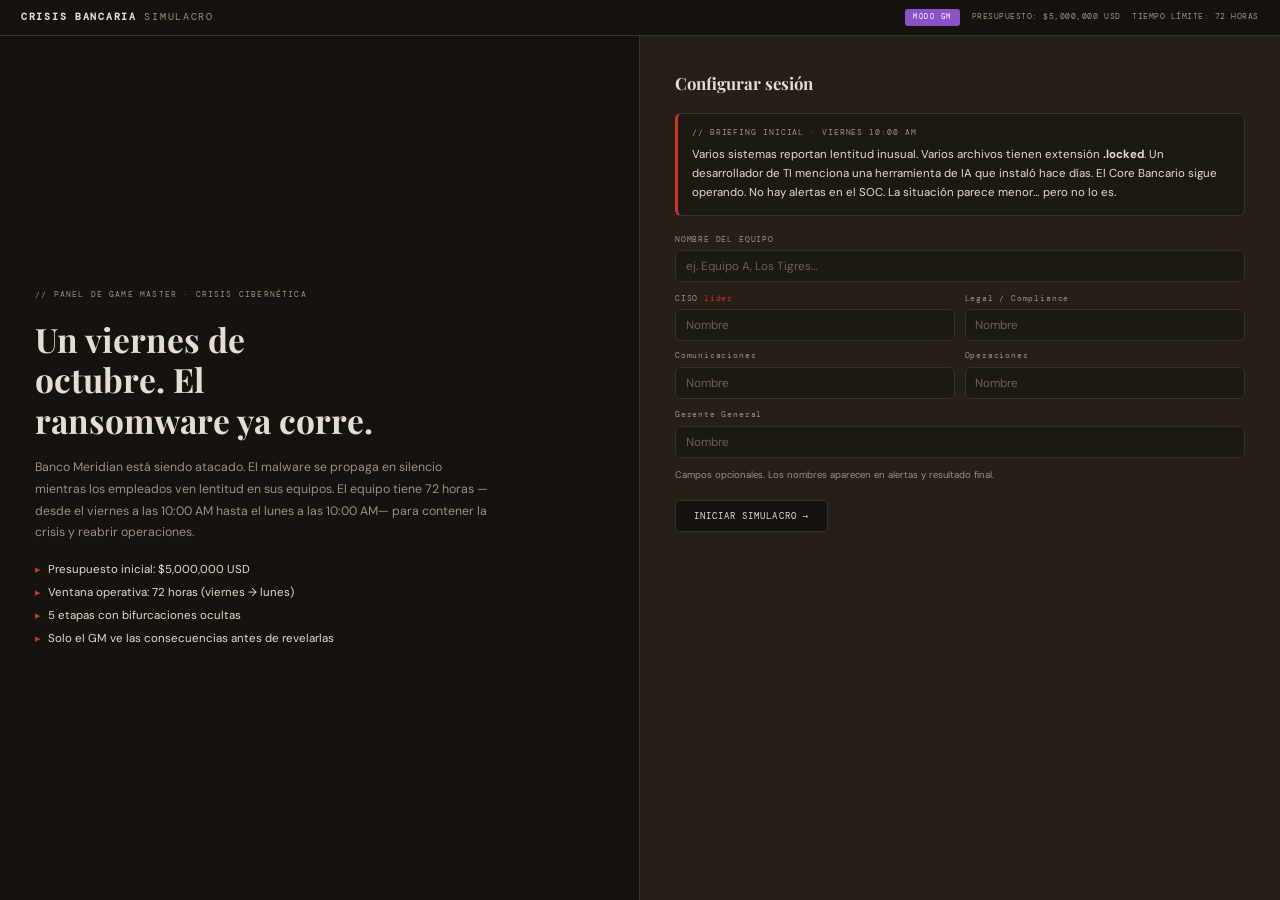
<file: gm.html>
<!DOCTYPE html>
<html lang="es">
<head>
<meta charset="UTF-8">
<meta name="viewport" content="width=device-width, initial-scale=1.0">
<meta name="description" content="Panel del Game Master para simulacro de crisis cibernética bancaria.">
<title>GM PANEL — Crisis Cibernética Bancaria</title>

<link rel="preconnect" href="https://fonts.googleapis.com">
<link rel="preconnect" href="https://fonts.gstatic.com" crossorigin>
<link href="https://fonts.googleapis.com/css2?family=Playfair+Display:wght@400;600;700&family=DM+Sans:wght@300;400;500;600&family=DM+Mono&display=swap" rel="stylesheet">

<!-- multiplayer.css primero: aporta los estilos del toolkit y del glosario
     (que no están en gm.css). gm.css va después para ganar en los selectores
     base compartidos (body, .topbar, .game-layout, .final-screen). -->
<link rel="stylesheet" href="css/multiplayer.css?v=44">
<link rel="stylesheet" href="gm.css?v=26">
</head>
<body>

<!-- ══════════════════════════════════════════
     PANTALLA 1 — INTRO / CONFIGURACIÓN
     ══════════════════════════════════════════ -->
<div class="screen active" id="screenIntro">
  <header class="topbar">
    <div class="tb-brand">CRISIS BANCARIA <span>SIMULACRO</span></div>
    <div class="tb-meta">
      <span class="gm-badge">MODO GM</span>
      <span>PRESUPUESTO: $5,000,000 USD</span>
      <span>TIEMPO LÍMITE: 72 HORAS</span>
    </div>
  </header>

  <main class="intro-layout">
    <div class="intro-left">
      <div class="il-eyebrow">// PANEL DE GAME MASTER · CRISIS CIBERNÉTICA</div>
      <h2 class="il-title">Un viernes de<br>octubre. El<br>ransomware ya corre.</h2>
      <p class="il-desc">Banco Meridian está siendo atacado. El malware se propaga en silencio mientras los empleados ven lentitud en sus equipos. El equipo tiene 72 horas —desde el viernes a las 10:00 AM hasta el lunes a las 10:00 AM— para contener la crisis y reabrir operaciones.</p>
      <ul class="il-facts" style="list-style:none">
        <li class="il-fact"><span class="il-fact-icon">▸</span>Presupuesto inicial: $5,000,000 USD</li>
        <li class="il-fact"><span class="il-fact-icon">▸</span>Ventana operativa: 72 horas (viernes → lunes)</li>
        <li class="il-fact"><span class="il-fact-icon">▸</span>5 etapas con bifurcaciones ocultas</li>
        <li class="il-fact"><span class="il-fact-icon">▸</span>Solo el GM ve las consecuencias antes de revelarlas</li>
      </ul>
    </div>

    <section class="intro-right">
      <h3 class="ir-title">Configurar sesión</h3>
      <article class="scenario-box">
        <div class="sp-label">// BRIEFING INICIAL · VIERNES 10:00 AM</div>
        Varios sistemas reportan lentitud inusual. Varios archivos tienen extensión <strong>.locked</strong>. Un desarrollador de TI menciona una herramienta de IA que instaló hace días. El Core Bancario sigue operando. No hay alertas en el SOC. La situación parece menor… pero no lo es.
      </article>

      <form onsubmit="event.preventDefault(); startGame();" style="display:flex;flex-direction:column;gap:.75rem;">
        <div class="rf-field">
          <div class="rf-field-label">NOMBRE DEL EQUIPO</div>
          <input class="rf-input" id="iTeam" type="text" placeholder="ej. Equipo A, Los Tigres…" maxlength="30" style="width:100%" required>
        </div>
        <div class="rf-inputs">
          <div class="rf-field">
            <div class="rf-field-label">CISO <span style="color:var(--accent);font-weight:400;font-size:.6rem">líder</span></div>
            <input class="rf-input" id="iCISO" type="text" placeholder="Nombre" maxlength="25">
          </div>
          <div class="rf-field">
            <div class="rf-field-label">Legal / Compliance</div>
            <input class="rf-input" id="iLegal" type="text" placeholder="Nombre" maxlength="25">
          </div>
          <div class="rf-field">
            <div class="rf-field-label">Comunicaciones</div>
            <input class="rf-input" id="iComms" type="text" placeholder="Nombre" maxlength="25">
          </div>
          <div class="rf-field">
            <div class="rf-field-label">Operaciones</div>
            <input class="rf-input" id="iOps" type="text" placeholder="Nombre" maxlength="25">
          </div>
        </div>
        <div class="rf-field">
          <div class="rf-field-label">Gerente General</div>
          <input class="rf-input" id="iGM" type="text" placeholder="Nombre" maxlength="25" style="width:100%">
        </div>
        <div style="font-size:.68rem;color:var(--muted)">Campos opcionales. Los nombres aparecen en alertas y resultado final.</div>
        <div style="margin-top:.5rem">
          <button type="submit" class="btn btn-dark">INICIAR SIMULACRO →</button>
        </div>
      </form>
    </section>
  </main>
</div>

<!-- ══════════════════════════════════════════
     PANTALLA 2 — JUEGO
     ══════════════════════════════════════════ -->
<div class="screen" id="screenGame">
  <div class="topbar">
    <div class="tb-brand">BANCO MERIDIAN — <span>INCIDENTE ACTIVO</span></div>
    <div class="tb-meta">
      <span class="gm-badge">GM</span>
      <span id="stageLabel">STAGE 1 DE 5</span>
      <span id="teamLabel" style="color:#e5ddd5;font-weight:500"></span>
      <div class="tb-budget">
        <span class="tb-budget-label">BUDGET USD</span>
        <span class="tb-budget-val" id="budgetVal">$5,000,000</span>
      </div>
      <span class="tb-timer" id="hoursLabel">72h restantes</span>
    </div>
  </div>

  <div class="game-layout">
    <!-- Área principal: narrativa + opciones -->
    <div class="game-main" id="gameMain"></div>

    <!-- Sidebar de control GM -->
    <div class="game-sidebar">
      <div class="sb-tabs">
        <div class="sb-tab active" id="stab-info"  onclick="switchTab('info')">CONTROL GM</div>
        <div class="sb-tab"        id="stab-notif" onclick="switchTab('notif')">ALERTAS<span class="notif-badge" id="notifBadge" style="display:none">0</span></div>
        <div class="sb-tab"        id="stab-log"   onclick="switchTab('log')">REGISTRO</div>
      </div>

      <!-- Tab: Control GM -->
      <div class="sb-panel active" id="sp-info">
        <div>
          <div class="sb-label">Progreso</div>
          <div class="round-indicator" id="roundIndicator"></div>
        </div>
        <div>
          <div class="sb-label">Tiempo de crisis</div>
          <div class="hours-track">
            <div class="ht-row">
              <span class="ht-label">HORAS CONSUMIDAS</span>
              <span class="ht-val" id="hoursConsumedVal">0h</span>
            </div>
            <div class="ht-bar-wrap">
              <div class="ht-bar" id="hoursBar" style="width:0%"></div>
            </div>
            <div style="display:flex;justify-content:space-between;margin-top:.3rem;font-family:'DM Mono',monospace;font-size:.54rem;color:var(--muted)">
              <span>VIE 10AM</span>
              <span id="currentTimeStamp">VIE 10AM</span>
              <span>LUN 10AM</span>
            </div>
          </div>
        </div>
        <div>
          <div class="sb-label">Budget en tiempo real</div>
          <div class="budget-live">
            <div class="bl-row"><span>Budget inicial</span><span class="bl-val bl-blue">$5,000,000</span></div>
            <div class="bl-row"><span>Costos operativos</span><span class="bl-val bl-red" id="blCosts">$0</span></div>
            <div class="bl-row"><span>Penalizaciones</span><span class="bl-val bl-red" id="blPenalties">$0</span></div>
            <div class="bl-row total"><span>Disponible</span><span class="bl-val" id="blAvailable" style="color:var(--info)">$5,000,000</span></div>
          </div>
        </div>
        <div>
          <div class="sb-label">Reputación institucional</div>
          <div style="display:flex;align-items:center;gap:.55rem">
            <div style="flex:1;height:8px;background:var(--bg);border:1px solid var(--border);border-radius:4px;overflow:hidden">
              <div id="repBar" style="height:100%;width:100%;background:var(--success);transition:width .4s"></div>
            </div>
            <span id="repVal" style="font-family:'DM Mono',monospace;font-size:.82rem;font-weight:700;color:var(--success)">100%</span>
          </div>
        </div>
        <div>
          <div class="sb-label">Contexto actual</div>
          <div id="contextBox" style="font-family:'DM Mono',monospace;font-size:.7rem;color:var(--muted);padding:.5rem;background:var(--bg);border:1px solid var(--border);border-radius:6px;">Sin bifurcación aún</div>
        </div>
        <div>
          <div class="sb-label">Penalizaciones pendientes</div>
          <div id="penaltiesList" style="font-size:.74rem;color:var(--muted);">Ninguna</div>
        </div>
      </div>

      <!-- Tab: Alertas -->
      <div class="sb-panel" id="sp-notif">
        <div>
          <div class="sb-label">Centro de alertas</div>
          <div class="notif-feed" id="notifFeed"></div>
        </div>
      </div>

      <!-- Tab: Registro -->
      <div class="sb-panel" id="sp-log">
        <div>
          <div class="sb-label">Registro de decisiones</div>
          <div class="decision-log" id="decisionLog">
            <div style="font-size:.76rem;color:var(--muted)">Sin decisiones aún.</div>
          </div>
        </div>
      </div>
    </div>
  </div>
</div>

<!-- ══════════════════════════════════════════
     PANTALLA 3 — GAME OVER
     ══════════════════════════════════════════ -->
<div class="screen" id="screenOver">
  <div class="topbar">
    <div class="tb-brand">BANCO MERIDIAN — <span>GAME OVER</span></div>
    <div class="tb-meta"><span class="gm-badge">GM</span></div>
  </div>
  <div class="gameover-screen">
    <div class="go-title" id="goTitle">Colapso total</div>
    <p class="go-sub" id="goSub">La secuencia de decisiones llevó a un punto de no retorno.</p>
    <button class="btn btn-accent" onclick="resetGame()" style="margin-top:1rem">Nueva sesión</button>
  </div>
</div>

<!-- ══════════════════════════════════════════
     PANTALLA 4 — RESULTADO FINAL
     ══════════════════════════════════════════ -->
<div class="screen" id="screenFinal">
  <div class="topbar">
    <div class="tb-brand">BANCO MERIDIAN · <span>RESULTADO FINAL</span></div>
    <div class="tb-meta">
      <span class="gm-badge">GM</span>
      <span>SIMULACRO COMPLETADO</span>
    </div>
  </div>
  <div class="final-screen">
    <div class="fl">
      <div class="fl-eyebrow" id="finalEyebrow" style="color:var(--success)">// RESULTADO DE GESTIÓN</div>
      <div class="fl-title" id="finalTitle">Crisis<br>gestionada</div>
      <div class="fl-sub" id="finalSub"></div>
      <div class="score-big" id="finalBudget" style="color:var(--success)">$0</div>
      <div class="score-big-label">PRESUPUESTO FINAL</div>
      <div id="finalTeamLabel" style="font-family:'DM Mono',monospace;font-size:.72rem;color:#7a6e65;margin-bottom:1.5rem;margin-top:.3rem"></div>
      <div class="final-stat-grid" id="finalStats"></div>
      <button class="btn btn-outline" style="border-color:rgba(255,255,255,.2);color:#e5ddd5;margin-top:.5rem" onclick="resetGame()">Nueva sesión</button>
    </div>
    <div class="fr">
      <div id="finalNarrativeArea"></div>
    </div>
  </div>
</div>

<!-- Toast de presupuesto -->
<div id="budgetToast"></div>

<!-- Lógica del juego (módulo: comparte game-data.js con el multijugador) -->
<script type="module" src="gm.js?v=9"></script>
</body>
</html>
</file>
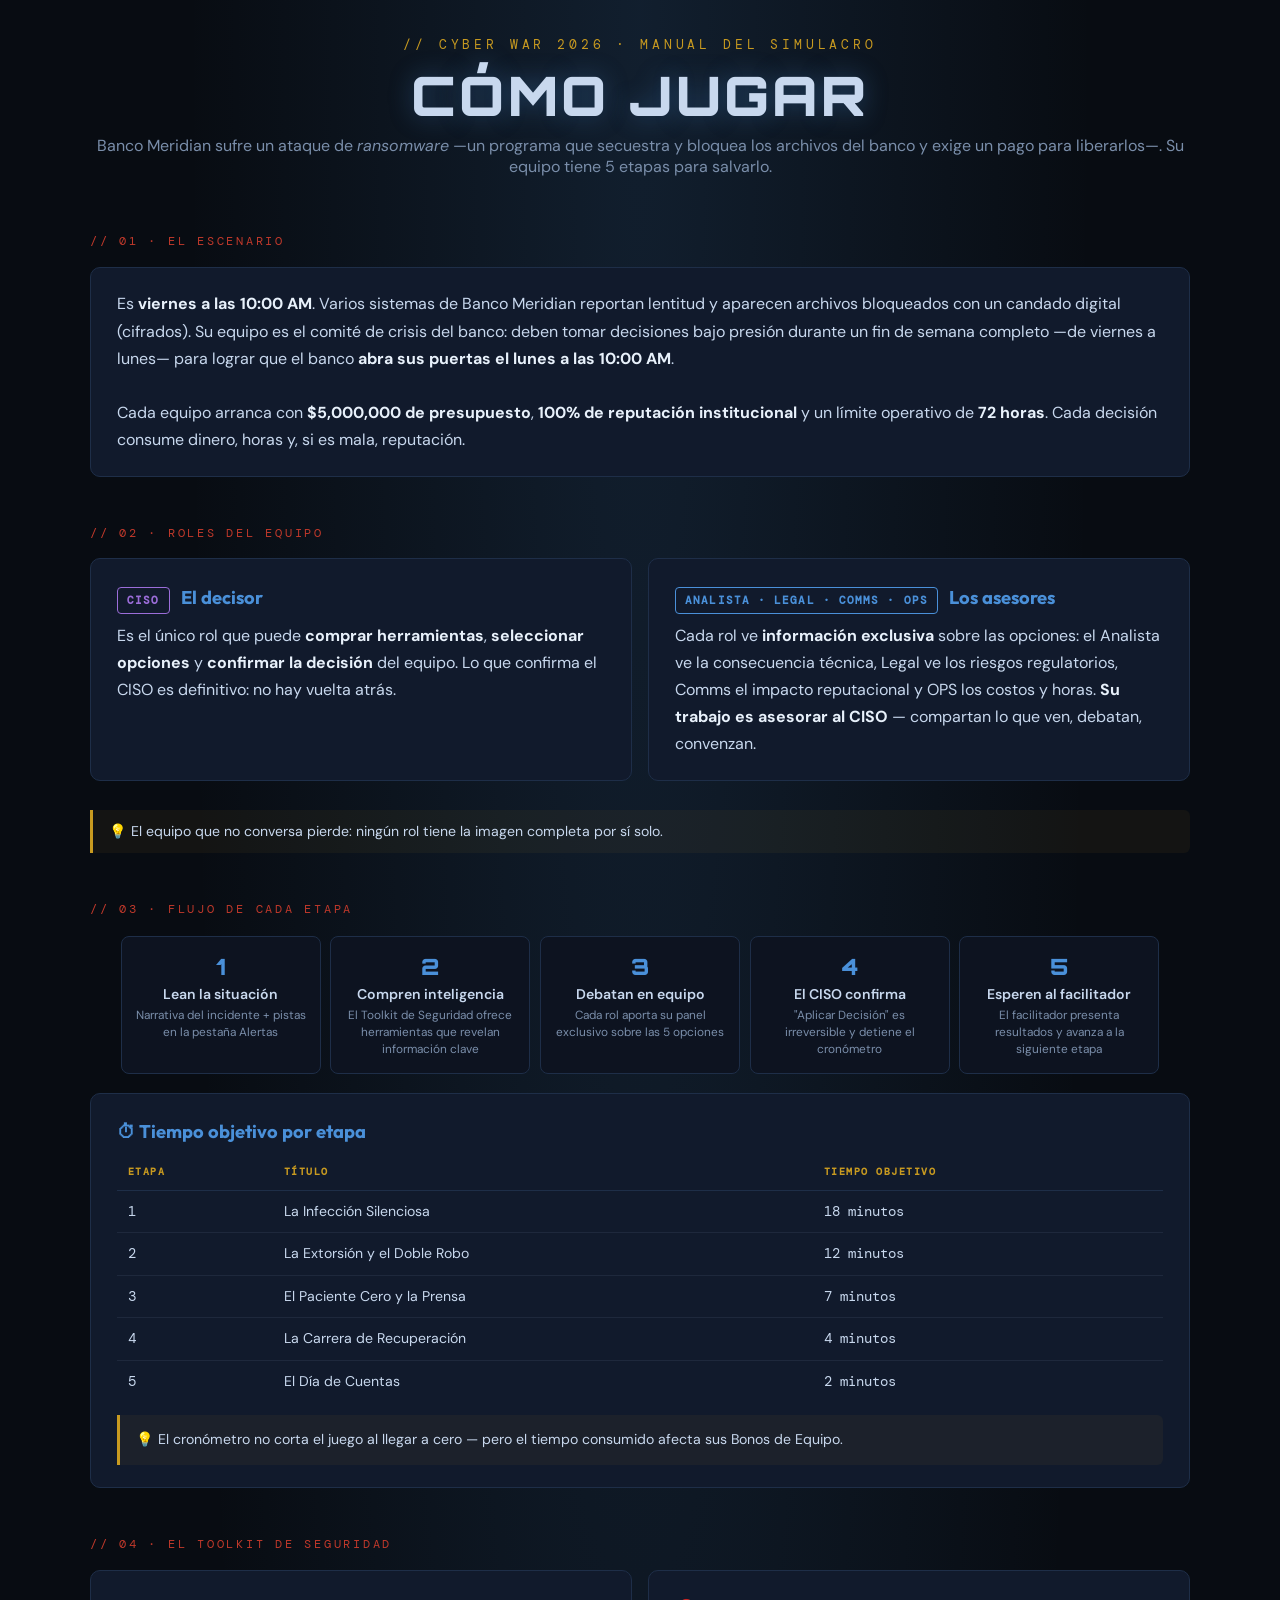
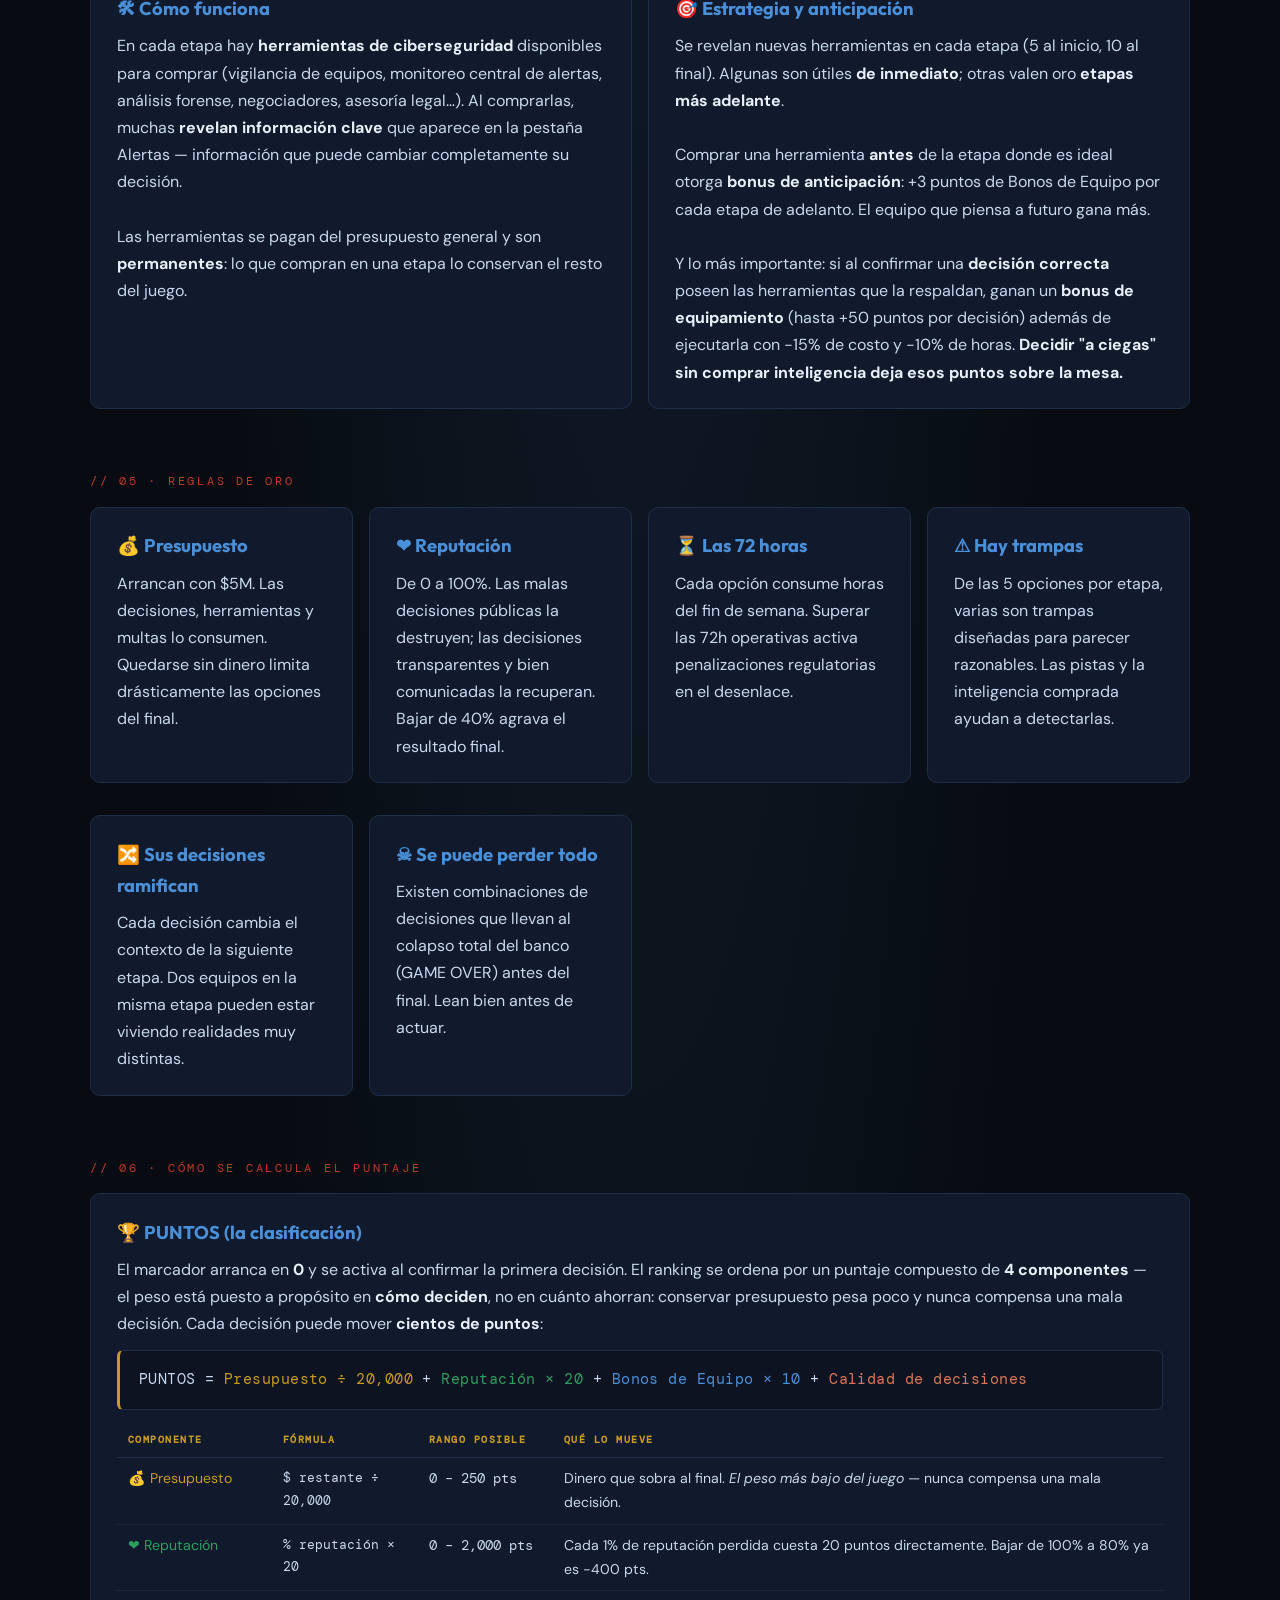
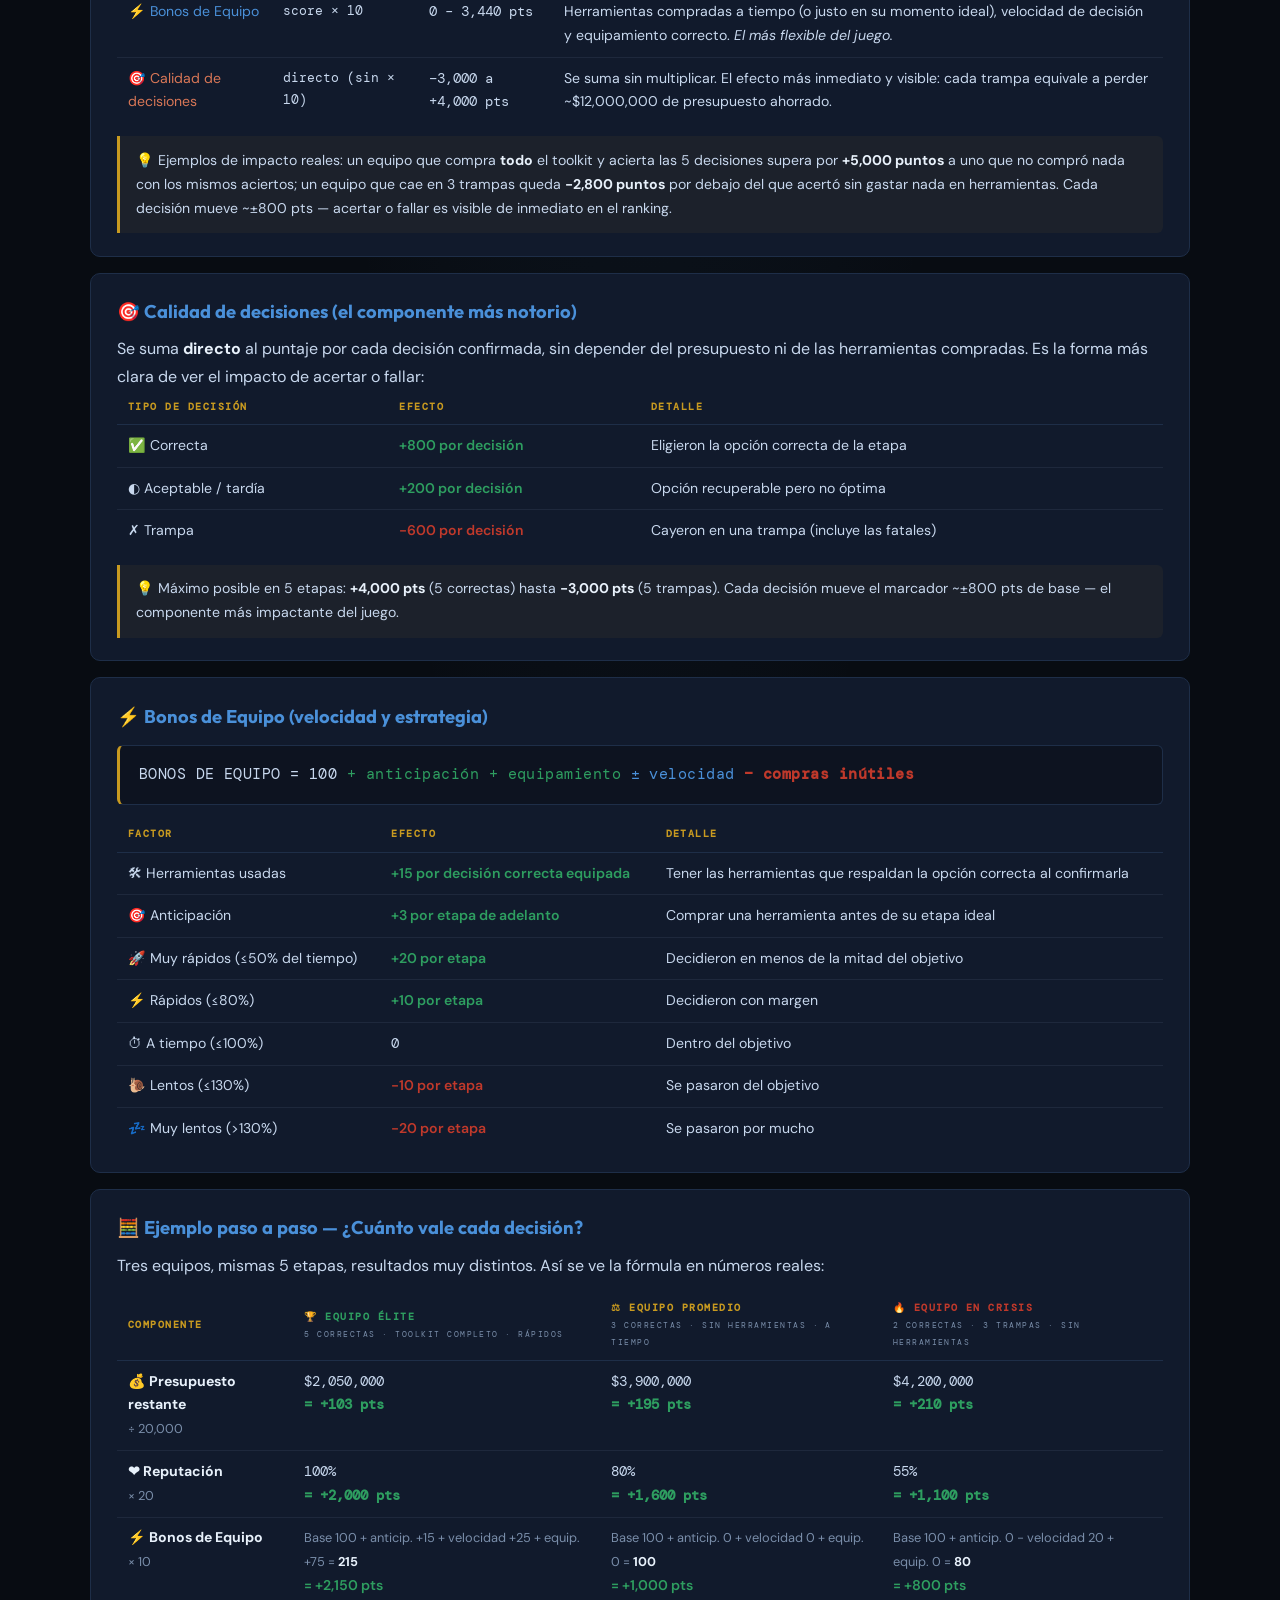
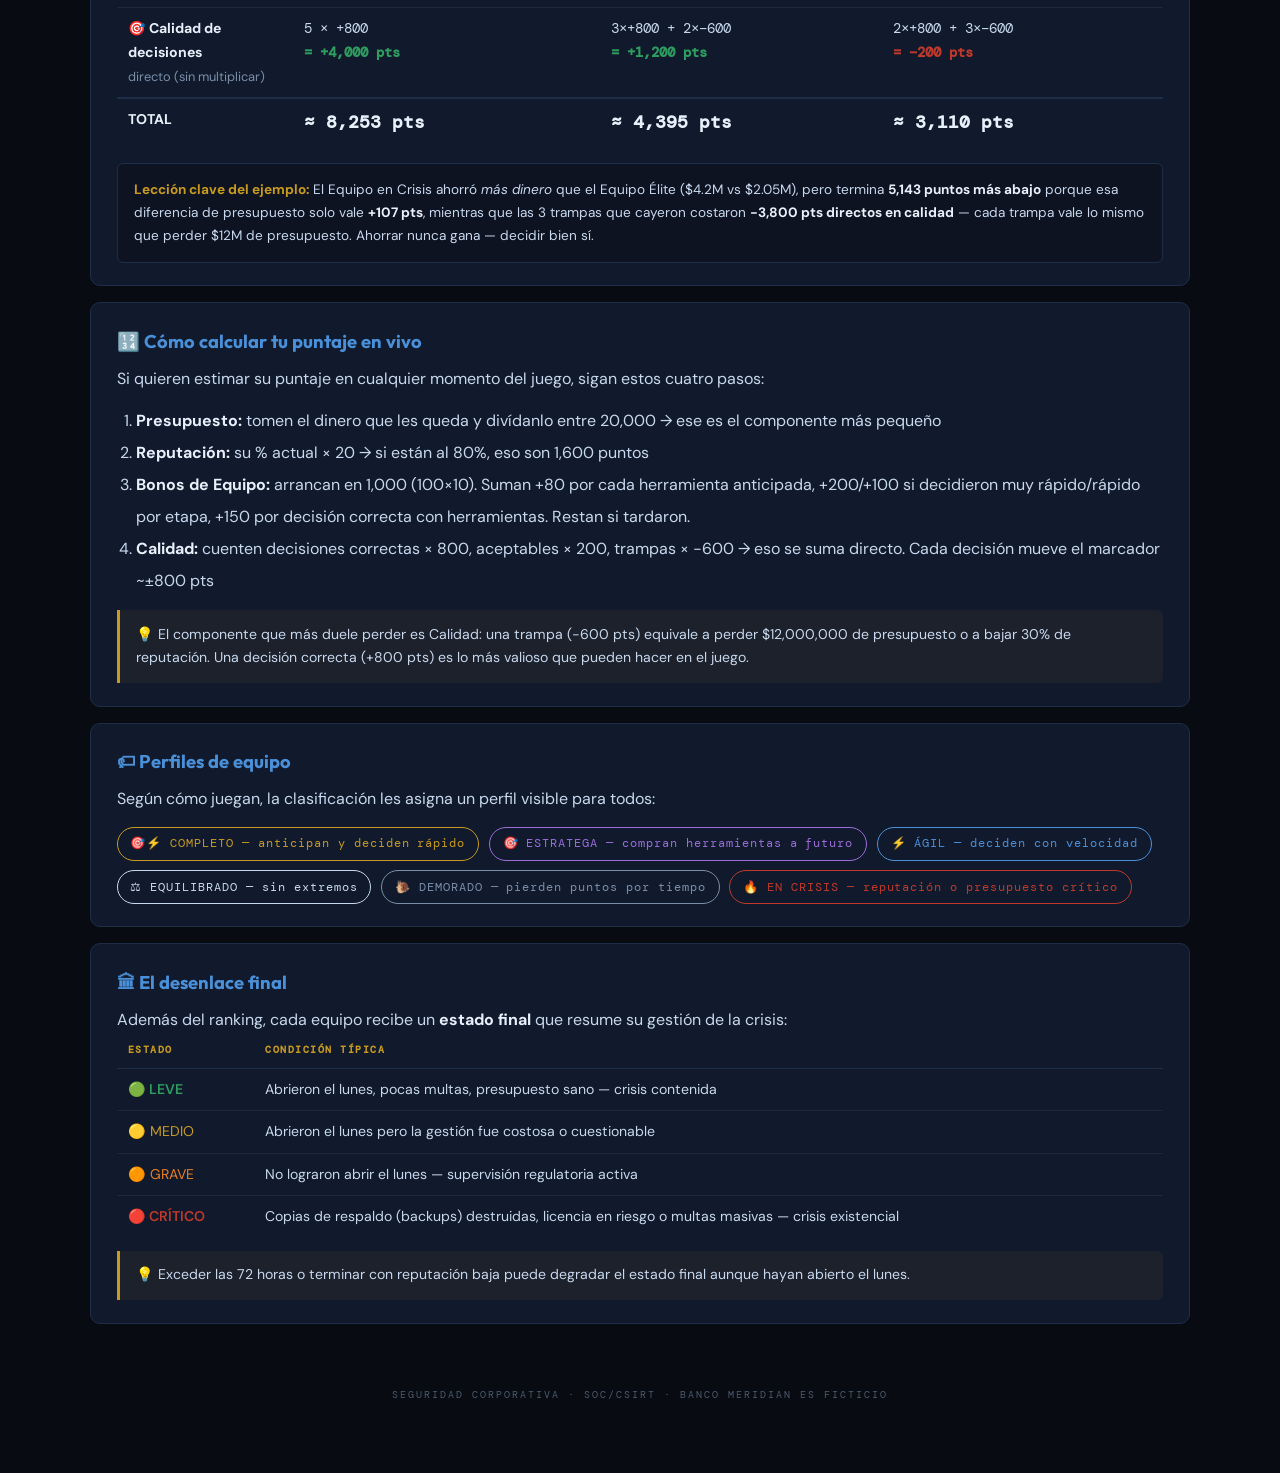
<file: guia.html>
<!DOCTYPE html>
<html lang="es">
<head>
  <meta charset="UTF-8">
  <meta name="viewport" content="width=device-width, initial-scale=1.0">
  <meta http-equiv="Cache-Control" content="no-cache, no-store, must-revalidate">
  <title>Guía del Simulacro · Cyber War 2026</title>
  <link rel="preconnect" href="https://fonts.googleapis.com">
  <link rel="preconnect" href="https://fonts.gstatic.com" crossorigin>
  <link href="https://fonts.googleapis.com/css2?family=Orbitron:wght@700;900&family=Outfit:wght@500;600;700&family=DM+Sans:wght@300;400;600&family=DM+Mono&display=swap" rel="stylesheet">
  <style>
    :root {
      --dark:    #080c12;
      --bg:      #0d1320;
      --surface: #111a2c;
      --border:  #1e2e48;
      --text:    #c8d8ee;
      --muted:   #7a8eaa;
      --accent:  #c0392b;
      --success: #2e9e60;
      --info:    #4a90d9;
      --gold:    #c89a20;
      --violet:  #9b6dd9;
    }
    *, *::before, *::after { box-sizing: border-box; margin: 0; padding: 0; }
    body {
      min-height: 100vh;
      background:
        radial-gradient(ellipse at top, rgba(74,144,217,.14) 0%, transparent 50%),
        var(--dark);
      color: var(--text);
      font-family: 'DM Sans', sans-serif;
      padding: 4vh 5vw 8vh;
    }
    .wrap { max-width: 1100px; margin: 0 auto; }

    .page-eyebrow {
      font-family: 'DM Mono', monospace;
      font-size: .8rem; letter-spacing: .3em;
      color: var(--gold); text-align: center; margin-bottom: .5rem;
    }
    h1 {
      font-family: 'Orbitron', sans-serif;
      font-weight: 900; font-size: clamp(2rem, 4.5vw, 3.4rem);
      letter-spacing: .06em; text-align: center;
      text-shadow: 0 0 24px rgba(74,144,217,.35);
      margin-bottom: .4rem;
    }
    .page-sub {
      text-align: center; color: var(--muted);
      font-size: 1rem; margin-bottom: 3.5rem;
    }

    section { margin-bottom: 3rem; }
    .sec-label {
      font-family: 'DM Mono', monospace;
      font-size: .78rem; letter-spacing: .22em;
      color: var(--accent); margin-bottom: 1.1rem;
      text-transform: uppercase;
    }
    .card {
      background: var(--surface);
      border: 1px solid var(--border);
      border-radius: 10px;
      padding: 1.4rem 1.6rem;
      margin-bottom: 1rem;
      line-height: 1.7;
    }
    .card strong { color: #e8f1fb; }
    .card h3 {
      font-family: 'Outfit', sans-serif;
      font-size: 1.15rem; margin-bottom: .5rem;
      color: var(--info);
    }

    .grid-2 { display: grid; grid-template-columns: repeat(auto-fit, minmax(320px, 1fr)); gap: 1rem; }
    .grid-3 { display: grid; grid-template-columns: repeat(auto-fit, minmax(240px, 1fr)); gap: 1rem; }

    /* Flujo de juego */
    .flow {
      display: flex; flex-wrap: wrap; gap: .6rem;
      align-items: stretch; justify-content: center;
      margin: 1.2rem 0;
    }
    .flow-step {
      flex: 1 1 150px; max-width: 200px;
      background: var(--bg); border: 1px solid var(--border);
      border-radius: 8px; padding: .9rem .8rem; text-align: center;
    }
    .flow-num {
      font-family: 'Orbitron', sans-serif; font-weight: 900;
      font-size: 1.4rem; color: var(--info); margin-bottom: .3rem;
    }
    .flow-step .t { font-weight: 600; font-size: .88rem; margin-bottom: .25rem; }
    .flow-step .d { font-size: .74rem; color: var(--muted); line-height: 1.45; }

    /* Tablas */
    table { width: 100%; border-collapse: collapse; font-size: .88rem; }
    th {
      font-family: 'DM Mono', monospace; font-size: .62rem;
      letter-spacing: .15em; color: var(--gold);
      text-align: left; padding: .55rem .7rem;
      border-bottom: 1px solid var(--border); text-transform: uppercase;
    }
    td { padding: .55rem .7rem; border-bottom: 1px solid rgba(126,140,170,.12); vertical-align: top; }
    tr:last-child td { border-bottom: none; }
    .num { font-family: 'DM Mono', monospace; }
    .pos { color: var(--success); font-weight: 600; }
    .neg { color: var(--accent); font-weight: 600; }

    /* Fórmula */
    .formula {
      font-family: 'DM Mono', monospace;
      background: var(--bg); border: 1px solid var(--border);
      border-left: 3px solid var(--gold);
      border-radius: 6px; padding: 1rem 1.2rem;
      font-size: .95rem; letter-spacing: .03em;
      margin: .8rem 0; overflow-x: auto; white-space: nowrap;
    }
    .formula .gold  { color: var(--gold); }
    .formula .green { color: var(--success); }
    .formula .blue  { color: var(--info); }

    /* Roles */
    .role-chip {
      display: inline-block; font-family: 'DM Mono', monospace;
      font-size: .68rem; letter-spacing: .1em;
      padding: .2rem .6rem; border-radius: 4px;
      border: 1px solid currentColor; margin-right: .4rem;
    }
    .r-ciso { color: var(--violet); }
    .r-rest { color: var(--info); }

    /* Perfiles */
    .profile-pill {
      display: inline-flex; align-items: center; gap: .4rem;
      font-family: 'DM Mono', monospace; font-size: .76rem;
      padding: .35rem .8rem; border-radius: 18px;
      border: 1.5px solid currentColor; letter-spacing: .08em;
    }

    .tip {
      border-left: 3px solid var(--gold);
      background: rgba(200,154,32,.06);
      padding: .8rem 1rem; border-radius: 0 6px 6px 0;
      font-size: .88rem; margin-top: .8rem;
    }
    .tip::before { content: "💡 "; }

    .footer-note {
      text-align: center; font-family: 'DM Mono', monospace;
      font-size: .62rem; letter-spacing: .2em; color: var(--muted);
      margin-top: 4rem; opacity: .6;
    }

    @media print {
      body { background: white; color: #222; }
    }
  </style>
</head>
<body>
<div class="wrap">

  <div class="page-eyebrow">// CYBER WAR 2026 · MANUAL DEL SIMULACRO</div>
  <h1>CÓMO JUGAR</h1>
  <p class="page-sub">Banco Meridian sufre un ataque de <em>ransomware</em> —un programa que secuestra y bloquea los archivos del banco y exige un pago para liberarlos—. Su equipo tiene 5 etapas para salvarlo.</p>

  <!-- ══════════ EL ESCENARIO ══════════ -->
  <section>
    <div class="sec-label">// 01 · El escenario</div>
    <div class="card">
      Es <strong>viernes a las 10:00 AM</strong>. Varios sistemas de Banco Meridian reportan lentitud y aparecen archivos bloqueados con un candado digital (cifrados).
      Su equipo es el comité de crisis del banco: deben tomar decisiones bajo presión durante un fin de semana completo
      —de viernes a lunes— para lograr que el banco <strong>abra sus puertas el lunes a las 10:00 AM</strong>.
      <br><br>
      Cada equipo arranca con <strong>$5,000,000 de presupuesto</strong>, <strong>100% de reputación institucional</strong>
      y un límite operativo de <strong>72 horas</strong>. Cada decisión consume dinero, horas y, si es mala, reputación.
    </div>
  </section>

  <!-- ══════════ ROLES ══════════ -->
  <section>
    <div class="sec-label">// 02 · Roles del equipo</div>
    <div class="grid-2">
      <div class="card">
        <h3><span class="role-chip r-ciso">CISO</span> El decisor</h3>
        Es el único rol que puede <strong>comprar herramientas</strong>, <strong>seleccionar opciones</strong> y
        <strong>confirmar la decisión</strong> del equipo. Lo que confirma el CISO es definitivo: no hay vuelta atrás.
      </div>
      <div class="card">
        <h3><span class="role-chip r-rest">ANALISTA · LEGAL · COMMS · OPS</span> Los asesores</h3>
        Cada rol ve <strong>información exclusiva</strong> sobre las opciones: el Analista ve la consecuencia técnica,
        Legal ve los riesgos regulatorios, Comms el impacto reputacional y OPS los costos y horas.
        <strong>Su trabajo es asesorar al CISO</strong> — compartan lo que ven, debatan, convenzan.
      </div>
    </div>
    <div class="tip">El equipo que no conversa pierde: ningún rol tiene la imagen completa por sí solo.</div>
  </section>

  <!-- ══════════ FLUJO ══════════ -->
  <section>
    <div class="sec-label">// 03 · Flujo de cada etapa</div>
    <div class="flow">
      <div class="flow-step">
        <div class="flow-num">1</div>
        <div class="t">Lean la situación</div>
        <div class="d">Narrativa del incidente + pistas en la pestaña Alertas</div>
      </div>
      <div class="flow-step">
        <div class="flow-num">2</div>
        <div class="t">Compren inteligencia</div>
        <div class="d">El Toolkit de Seguridad ofrece herramientas que revelan información clave</div>
      </div>
      <div class="flow-step">
        <div class="flow-num">3</div>
        <div class="t">Debatan en equipo</div>
        <div class="d">Cada rol aporta su panel exclusivo sobre las 5 opciones</div>
      </div>
      <div class="flow-step">
        <div class="flow-num">4</div>
        <div class="t">El CISO confirma</div>
        <div class="d">"Aplicar Decisión" es irreversible y detiene el cronómetro</div>
      </div>
      <div class="flow-step">
        <div class="flow-num">5</div>
        <div class="t">Esperen al facilitador</div>
        <div class="d">El facilitador presenta resultados y avanza a la siguiente etapa</div>
      </div>
    </div>
    <div class="card">
      <h3>⏱ Tiempo objetivo por etapa</h3>
      <table>
        <tr><th>Etapa</th><th>Título</th><th>Tiempo objetivo</th></tr>
        <tr><td class="num">1</td><td>La Infección Silenciosa</td><td class="num">18 minutos</td></tr>
        <tr><td class="num">2</td><td>La Extorsión y el Doble Robo</td><td class="num">12 minutos</td></tr>
        <tr><td class="num">3</td><td>El Paciente Cero y la Prensa</td><td class="num">7 minutos</td></tr>
        <tr><td class="num">4</td><td>La Carrera de Recuperación</td><td class="num">4 minutos</td></tr>
        <tr><td class="num">5</td><td>El Día de Cuentas</td><td class="num">2 minutos</td></tr>
      </table>
      <div class="tip">El cronómetro no corta el juego al llegar a cero — pero el tiempo consumido afecta sus Bonos de Equipo.</div>
    </div>
  </section>

  <!-- ══════════ TOOLKIT ══════════ -->
  <section>
    <div class="sec-label">// 04 · El Toolkit de Seguridad</div>
    <div class="grid-2">
      <div class="card">
        <h3>🛠 Cómo funciona</h3>
        En cada etapa hay <strong>herramientas de ciberseguridad</strong> disponibles para comprar (vigilancia de equipos,
        monitoreo central de alertas, análisis forense, negociadores, asesoría legal…). Al comprarlas, muchas
        <strong>revelan información clave</strong> que aparece en la
        pestaña Alertas — información que puede cambiar completamente su decisión.
        <br><br>
        Las herramientas se pagan del presupuesto general y son <strong>permanentes</strong>: lo que compran en una
        etapa lo conservan el resto del juego.
      </div>
      <div class="card">
        <h3>🎯 Estrategia y anticipación</h3>
        Se revelan nuevas herramientas en cada etapa (5 al inicio, 10 al final). Algunas son útiles <strong>de inmediato</strong>;
        otras valen oro <strong>etapas más adelante</strong>.
        <br><br>
        Comprar una herramienta <strong>antes</strong> de la etapa donde es ideal otorga <strong>bonus de anticipación</strong>:
        +3 puntos de Bonos de Equipo por cada etapa de adelanto. El equipo que piensa a futuro gana más.
        <br><br>
        Y lo más importante: si al confirmar una <strong>decisión correcta</strong> poseen las herramientas que la respaldan,
        ganan un <strong>bonus de equipamiento</strong> (hasta +50 puntos por decisión) además de ejecutarla con
        −15% de costo y −10% de horas. <strong>Decidir "a ciegas" sin comprar inteligencia deja esos puntos sobre la mesa.</strong>
      </div>
    </div>
  </section>

  <!-- ══════════ REGLAS ══════════ -->
  <section>
    <div class="sec-label">// 05 · Reglas de oro</div>
    <div class="grid-3">
      <div class="card"><h3>💰 Presupuesto</h3>Arrancan con $5M. Las decisiones, herramientas y multas lo consumen. Quedarse sin dinero limita drásticamente las opciones del final.</div>
      <div class="card"><h3>❤ Reputación</h3>De 0 a 100%. Las malas decisiones públicas la destruyen; las decisiones transparentes y bien comunicadas la recuperan. Bajar de 40% agrava el resultado final.</div>
      <div class="card"><h3>⏳ Las 72 horas</h3>Cada opción consume horas del fin de semana. Superar las 72h operativas activa penalizaciones regulatorias en el desenlace.</div>
      <div class="card"><h3>⚠ Hay trampas</h3>De las 5 opciones por etapa, varias son trampas diseñadas para parecer razonables. Las pistas y la inteligencia comprada ayudan a detectarlas.</div>
      <div class="card"><h3>🔀 Sus decisiones ramifican</h3>Cada decisión cambia el contexto de la siguiente etapa. Dos equipos en la misma etapa pueden estar viviendo realidades muy distintas.</div>
      <div class="card"><h3>☠ Se puede perder todo</h3>Existen combinaciones de decisiones que llevan al colapso total del banco (GAME OVER) antes del final. Lean bien antes de actuar.</div>
    </div>
  </section>

  <!-- ══════════ PUNTAJE ══════════ -->
  <section>
    <div class="sec-label">// 06 · Cómo se calcula el puntaje</div>

    <div class="card">
      <h3>🏆 PUNTOS (la clasificación)</h3>
      El marcador arranca en <strong>0</strong> y se activa al confirmar la primera decisión. El ranking se ordena
      por un puntaje compuesto de <strong>4 componentes</strong> — el peso está puesto a propósito en <strong>cómo
      deciden</strong>, no en cuánto ahorran: conservar presupuesto pesa poco y nunca compensa una mala decisión.
      Cada decisión puede mover <strong>cientos de puntos</strong>:
      <div class="formula">
        PUNTOS = <span class="gold">Presupuesto ÷ 20,000</span> + <span class="green">Reputación × 20</span> + <span class="blue">Bonos de Equipo × 10</span> + <span style="color:#d97757">Calidad de decisiones</span>
      </div>
      <table>
        <tr><th>Componente</th><th>Fórmula</th><th>Rango posible</th><th>Qué lo mueve</th></tr>
        <tr>
          <td><span style="color:var(--gold)">💰 Presupuesto</span></td>
          <td class="num" style="font-size:.82rem">$ restante ÷ 20,000</td>
          <td class="num">0 – 250 pts</td>
          <td>Dinero que sobra al final. <em>El peso más bajo del juego</em> — nunca compensa una mala decisión.</td>
        </tr>
        <tr>
          <td><span style="color:var(--success)">❤ Reputación</span></td>
          <td class="num" style="font-size:.82rem">% reputación × 20</td>
          <td class="num">0 – 2,000 pts</td>
          <td>Cada 1% de reputación perdida cuesta 20 puntos directamente. Bajar de 100% a 80% ya es −400 pts.</td>
        </tr>
        <tr>
          <td><span style="color:var(--info)">⚡ Bonos de Equipo</span></td>
          <td class="num" style="font-size:.82rem">score × 10</td>
          <td class="num">0 – 3,440 pts</td>
          <td>Herramientas compradas a tiempo (o justo en su momento ideal), velocidad de decisión y equipamiento correcto. <em>El más flexible del juego.</em></td>
        </tr>
        <tr>
          <td><span style="color:#d97757">🎯 Calidad de decisiones</span></td>
          <td class="num" style="font-size:.82rem">directo (sin × 10)</td>
          <td class="num">−3,000 a +4,000 pts</td>
          <td>Se suma sin multiplicar. El efecto más inmediato y visible: cada trampa equivale a perder ~$12,000,000 de presupuesto ahorrado.</td>
        </tr>
      </table>
      <div class="tip">Ejemplos de impacto reales: un equipo que compra <strong>todo</strong> el toolkit y acierta las 5 decisiones supera por <strong>+5,000 puntos</strong> a uno que no compró nada con los mismos aciertos; un equipo que cae en 3 trampas queda <strong>−2,800 puntos</strong> por debajo del que acertó sin gastar nada en herramientas. Cada decisión mueve ~±800 pts — acertar o fallar es visible de inmediato en el ranking.</div>
    </div>

    <div class="card">
      <h3>🎯 Calidad de decisiones (el componente más notorio)</h3>
      Se suma <strong>directo</strong> al puntaje por cada decisión confirmada, sin depender del presupuesto ni de las
      herramientas compradas. Es la forma más clara de ver el impacto de acertar o fallar:
      <table>
        <tr><th>Tipo de decisión</th><th>Efecto</th><th>Detalle</th></tr>
        <tr><td>✅ Correcta</td><td class="pos">+800 por decisión</td><td>Eligieron la opción correcta de la etapa</td></tr>
        <tr><td>◐ Aceptable / tardía</td><td class="pos">+200 por decisión</td><td>Opción recuperable pero no óptima</td></tr>
        <tr><td>✗ Trampa</td><td class="neg">−600 por decisión</td><td>Cayeron en una trampa (incluye las fatales)</td></tr>
      </table>
      <div class="tip">Máximo posible en 5 etapas: <strong>+4,000 pts</strong> (5 correctas) hasta <strong>−3,000 pts</strong> (5 trampas). Cada decisión mueve el marcador ~±800 pts de base — el componente más impactante del juego.</div>
    </div>

    <div class="card">
      <h3>⚡ Bonos de Equipo (velocidad y estrategia)</h3>
      <div class="formula">
        BONOS DE EQUIPO = 100 <span class="green">+ anticipación + equipamiento</span> <span class="blue">± velocidad</span> <span class="neg">− compras inútiles</span>
      </div>
      <table>
        <tr><th>Factor</th><th>Efecto</th><th>Detalle</th></tr>
        <tr><td>🛠 Herramientas usadas</td><td class="pos">+15 por decisión correcta equipada</td><td>Tener las herramientas que respaldan la opción correcta al confirmarla</td></tr>
        <tr><td>🎯 Anticipación</td><td class="pos">+3 por etapa de adelanto</td><td>Comprar una herramienta antes de su etapa ideal</td></tr>
        <tr><td>🚀 Muy rápidos (≤50% del tiempo)</td><td class="pos">+20 por etapa</td><td>Decidieron en menos de la mitad del objetivo</td></tr>
        <tr><td>⚡ Rápidos (≤80%)</td><td class="pos">+10 por etapa</td><td>Decidieron con margen</td></tr>
        <tr><td>⏱ A tiempo (≤100%)</td><td class="num">0</td><td>Dentro del objetivo</td></tr>
        <tr><td>🐌 Lentos (≤130%)</td><td class="neg">−10 por etapa</td><td>Se pasaron del objetivo</td></tr>
        <tr><td>💤 Muy lentos (>130%)</td><td class="neg">−20 por etapa</td><td>Se pasaron por mucho</td></tr>
      </table>
    </div>

    <div class="card">
      <h3>🧮 Ejemplo paso a paso — ¿Cuánto vale cada decisión?</h3>
      Tres equipos, mismas 5 etapas, resultados muy distintos. Así se ve la fórmula en números reales:

      <table style="margin-top:.8rem">
        <tr>
          <th>Componente</th>
          <th style="color:var(--success)">🏆 Equipo Élite<br><small style="font-weight:400;color:var(--muted)">5 correctas · toolkit completo · rápidos</small></th>
          <th style="color:var(--gold)">⚖ Equipo Promedio<br><small style="font-weight:400;color:var(--muted)">3 correctas · sin herramientas · a tiempo</small></th>
          <th style="color:var(--accent)">🔥 Equipo en Crisis<br><small style="font-weight:400;color:var(--muted)">2 correctas · 3 trampas · sin herramientas</small></th>
        </tr>
        <tr>
          <td><strong>💰 Presupuesto restante</strong><br><span style="font-size:.8rem;color:var(--muted)">÷ 20,000</span></td>
          <td class="num">$2,050,000<br><span class="pos">= +103 pts</span></td>
          <td class="num">$3,900,000<br><span class="pos">= +195 pts</span></td>
          <td class="num">$4,200,000<br><span class="pos">= +210 pts</span></td>
        </tr>
        <tr>
          <td><strong>❤ Reputación</strong><br><span style="font-size:.8rem;color:var(--muted)">× 20</span></td>
          <td class="num">100%<br><span class="pos">= +2,000 pts</span></td>
          <td class="num">80%<br><span class="pos">= +1,600 pts</span></td>
          <td class="num">55%<br><span class="pos">= +1,100 pts</span></td>
        </tr>
        <tr>
          <td><strong>⚡ Bonos de Equipo</strong><br><span style="font-size:.8rem;color:var(--muted)">× 10</span></td>
          <td>
            <span style="font-size:.8rem;color:var(--muted)">Base 100 + anticip. +15 + velocidad +25 + equip. +75 = <strong>215</strong></span><br>
            <span class="pos">= +2,150 pts</span>
          </td>
          <td>
            <span style="font-size:.8rem;color:var(--muted)">Base 100 + anticip. 0 + velocidad 0 + equip. 0 = <strong>100</strong></span><br>
            <span class="pos">= +1,000 pts</span>
          </td>
          <td>
            <span style="font-size:.8rem;color:var(--muted)">Base 100 + anticip. 0 − velocidad 20 + equip. 0 = <strong>80</strong></span><br>
            <span class="pos">= +800 pts</span>
          </td>
        </tr>
        <tr>
          <td><strong>🎯 Calidad de decisiones</strong><br><span style="font-size:.8rem;color:var(--muted)">directo (sin multiplicar)</span></td>
          <td class="num">5 × +800<br><span class="pos">= +4,000 pts</span></td>
          <td class="num">3×+800 + 2×−600<br><span class="pos">= +1,200 pts</span></td>
          <td class="num">2×+800 + 3×−600<br><span class="neg">= −200 pts</span></td>
        </tr>
        <tr style="border-top:2px solid var(--border)">
          <td><strong>TOTAL</strong></td>
          <td class="num" style="font-size:1.1rem"><span class="pos"><strong>≈ 8,253 pts</strong></span></td>
          <td class="num" style="font-size:1.1rem"><span style="color:var(--gold)"><strong>≈ 4,395 pts</strong></span></td>
          <td class="num" style="font-size:1.1rem"><span class="neg"><strong>≈ 3,110 pts</strong></span></td>
        </tr>
      </table>

      <div style="margin-top:1rem;padding:.9rem 1rem;background:var(--bg);border-radius:6px;border:1px solid var(--border);font-size:.85rem;line-height:1.7">
        <strong style="color:var(--gold)">Lección clave del ejemplo:</strong>
        El Equipo en Crisis ahorró <em>más dinero</em> que el Equipo Élite ($4.2M vs $2.05M),
        pero termina <strong>5,143 puntos más abajo</strong> porque esa diferencia de presupuesto
        solo vale <strong>+107 pts</strong>, mientras que las 3 trampas que cayeron costaron
        <strong>−3,800 pts directos en calidad</strong> — cada trampa vale lo mismo que perder $12M de presupuesto.
        Ahorrar nunca gana — decidir bien sí.
      </div>
    </div>

    <div class="card">
      <h3>🔢 Cómo calcular tu puntaje en vivo</h3>
      Si quieren estimar su puntaje en cualquier momento del juego, sigan estos cuatro pasos:
      <ol style="margin:.8rem 0 0 1.2rem;line-height:2">
        <li><strong>Presupuesto:</strong> tomen el dinero que les queda y divídanlo entre 20,000 → ese es el componente más pequeño</li>
        <li><strong>Reputación:</strong> su % actual × 20 → si están al 80%, eso son 1,600 puntos</li>
        <li><strong>Bonos de Equipo:</strong> arrancan en 1,000 (100×10). Suman +80 por cada herramienta anticipada, +200/+100 si decidieron muy rápido/rápido por etapa, +150 por decisión correcta con herramientas. Restan si tardaron.</li>
        <li><strong>Calidad:</strong> cuenten decisiones correctas × 800, aceptables × 200, trampas × −600 → eso se suma directo. Cada decisión mueve el marcador ~±800 pts</li>
      </ol>
      <div class="tip">El componente que más duele perder es Calidad: una trampa (−600 pts) equivale a perder $12,000,000 de presupuesto o a bajar 30% de reputación. Una decisión correcta (+800 pts) es lo más valioso que pueden hacer en el juego.</div>
    </div>

    <div class="card">
      <h3>🏷 Perfiles de equipo</h3>
      Según cómo juegan, la clasificación les asigna un perfil visible para todos:
      <div style="display:flex;flex-wrap:wrap;gap:.6rem;margin-top:.9rem">
        <span class="profile-pill" style="color:var(--gold)">🎯⚡ COMPLETO — anticipan y deciden rápido</span>
        <span class="profile-pill" style="color:var(--violet)">🎯 ESTRATEGA — compran herramientas a futuro</span>
        <span class="profile-pill" style="color:var(--info)">⚡ ÁGIL — deciden con velocidad</span>
        <span class="profile-pill" style="color:var(--text)">⚖ EQUILIBRADO — sin extremos</span>
        <span class="profile-pill" style="color:var(--muted)">🐌 DEMORADO — pierden puntos por tiempo</span>
        <span class="profile-pill" style="color:var(--accent)">🔥 EN CRISIS — reputación o presupuesto crítico</span>
      </div>
    </div>

    <div class="card">
      <h3>🏛 El desenlace final</h3>
      Además del ranking, cada equipo recibe un <strong>estado final</strong> que resume su gestión de la crisis:
      <table>
        <tr><th>Estado</th><th>Condición típica</th></tr>
        <tr><td><span class="pos">🟢 LEVE</span></td><td>Abrieron el lunes, pocas multas, presupuesto sano — crisis contenida</td></tr>
        <tr><td><span style="color:var(--gold)">🟡 MEDIO</span></td><td>Abrieron el lunes pero la gestión fue costosa o cuestionable</td></tr>
        <tr><td><span style="color:#e67e22">🟠 GRAVE</span></td><td>No lograron abrir el lunes — supervisión regulatoria activa</td></tr>
        <tr><td><span class="neg">🔴 CRÍTICO</span></td><td>Copias de respaldo (backups) destruidas, licencia en riesgo o multas masivas — crisis existencial</td></tr>
      </table>
      <div class="tip">Exceder las 72 horas o terminar con reputación baja puede degradar el estado final aunque hayan abierto el lunes.</div>
    </div>
  </section>

  <div class="footer-note">SEGURIDAD CORPORATIVA · SOC/CSIRT · BANCO MERIDIAN ES FICTICIO</div>
</div>
</body>
</html>
</file>
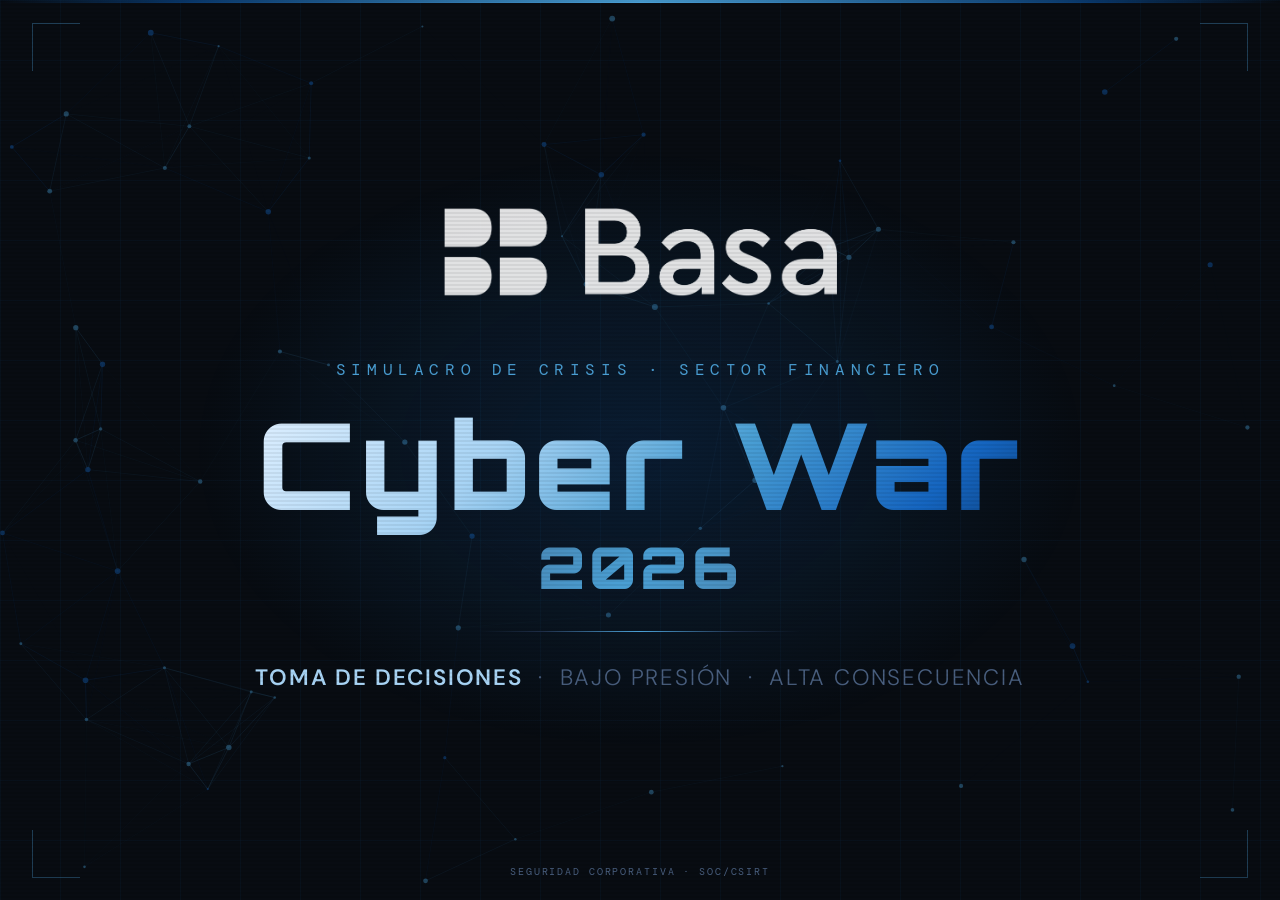
<file: splash.html>
<!DOCTYPE html>
<html lang="es">
<head>
  <meta charset="UTF-8">
  <meta name="viewport" content="width=device-width, initial-scale=1.0">
  <title>Cyber War 2026</title>
  <link rel="preconnect" href="https://fonts.googleapis.com">
  <link rel="preconnect" href="https://fonts.gstatic.com" crossorigin>
  <link href="https://fonts.googleapis.com/css2?family=Orbitron:wght@900&family=DM+Mono:wght@400;500&family=DM+Sans:wght@300;400;600&display=swap" rel="stylesheet">
  <style>
    *, *::before, *::after { box-sizing: border-box; margin: 0; padding: 0; }

    :root {
      --dark:    #080c12;
      --bg:      #0d1320;
      --surface: #111a2c;
      --border:  #1e2e48;
      --text:    #c8d8ee;
      --muted:   #4a6080;
      --accent:  #1a7fd4;
      --blue1:   #0a3a6e;
      --blue2:   #1565c0;
      --blue3:   #4a9fd4;
      --blue4:   #a8d4f5;
    }

    html, body {
      height: 100%;
      background: var(--dark);
      color: var(--text);
      font-family: 'DM Sans', sans-serif;
      overflow: hidden;
    }

    /* ── Background grid ── */
    body::before {
      content: '';
      position: fixed;
      inset: 0;
      background-image:
        linear-gradient(rgba(26,127,212,.05) 1px, transparent 1px),
        linear-gradient(90deg, rgba(26,127,212,.05) 1px, transparent 1px);
      background-size: 60px 60px;
      pointer-events: none;
    }

    /* ── Radial glow center ── */
    body::after {
      content: '';
      position: fixed;
      top: 50%;
      left: 50%;
      transform: translate(-50%, -50%);
      width: min(900px, 120vw);
      height: min(600px, 80vh);
      background: radial-gradient(ellipse at center,
        rgba(21,101,192,.18) 0%,
        rgba(26,127,212,.08) 40%,
        transparent 70%);
      pointer-events: none;
    }

    /* ── Main layout ── */
    .stage {
      position: relative;
      z-index: 1;
      min-height: 100vh;
      min-height: 100svh;
      display: flex;
      flex-direction: column;
      align-items: center;
      justify-content: center;
      gap: 0;
      padding: clamp(2rem, 5vh, 4rem) clamp(1rem, 5vw, 3rem);
    }

    /* ── Top bar ── */
    .top-bar {
      position: absolute;
      top: 0;
      left: 0;
      right: 0;
      height: 3px;
      background: linear-gradient(90deg,
        transparent 0%,
        var(--blue1) 15%,
        var(--blue3) 50%,
        var(--blue1) 85%,
        transparent 100%);
      animation: scanline 3s ease-in-out infinite alternate;
    }

    @keyframes scanline {
      from { opacity: .6; }
      to   { opacity: 1; }
    }

    /* ── Logo ── */
    .logo-wrap {
      margin-bottom: 3.5rem;
      opacity: 0;
      transform: translateY(-20px);
      animation: fadeDown .9s ease forwards .2s;
    }

    .logo-wrap img {
      height: clamp(55px, 8vw, 90px);
      width: auto;
      /* Logo azul sobre blanco → se invierte para fondo oscuro */
      filter: brightness(0) invert(1);
      opacity: .88;
    }

    /* ── Eyebrow ── */
    .eyebrow {
      font-family: 'DM Mono', monospace;
      font-size: clamp(.6rem, 1.4vw, 1rem);
      letter-spacing: clamp(.15em, .35em, .35em);
      color: var(--blue3);
      text-transform: uppercase;
      margin-bottom: clamp(.75rem, 2vh, 1.2rem);
      text-align: center;
      opacity: 0;
      animation: fadeUp .7s ease forwards .6s;
    }

    /* ── Main title ── */
    .title {
      font-family: 'Orbitron', sans-serif;
      font-size: clamp(4rem, 10vw, 7.5rem);
      font-weight: 900;
      line-height: 1.1;
      text-align: center;
      letter-spacing: .04em;
      background: linear-gradient(135deg,
        #e0f0ff 0%,
        var(--blue4) 30%,
        var(--blue3) 55%,
        var(--blue2) 80%,
        #0a3060 100%);
      -webkit-background-clip: text;
      -webkit-text-fill-color: transparent;
      background-clip: text;
      opacity: 0;
      animation: fadeUp .9s ease forwards .9s;
      text-shadow: none;
    }

    .title span {
      display: block;
    }

    .year {
      font-size: clamp(1.8rem, 4.5vw, 4rem);
      font-family: 'Orbitron', sans-serif;
      font-weight: 900;
      letter-spacing: .06em;
      background: linear-gradient(135deg, var(--muted) 0%, var(--blue3) 50%, var(--muted) 100%);
      -webkit-background-clip: text;
      -webkit-text-fill-color: transparent;
      background-clip: text;
      margin-top: clamp(.25rem, 1vh, .4rem);
      opacity: 0;
      animation: fadeUp .7s ease forwards 1.2s;
    }

    /* ── Divider ── */
    .divider {
      width: min(320px, 80vw);
      height: 1px;
      margin: clamp(1.5rem, 3.5vh, 2.5rem) auto;
      background: linear-gradient(90deg,
        transparent 0%,
        var(--border) 20%,
        var(--blue3) 50%,
        var(--border) 80%,
        transparent 100%);
      opacity: 0;
      animation: fadeIn .6s ease forwards 1.5s;
    }

    /* ── Tagline ── */
    .tagline {
      font-family: 'DM Sans', sans-serif;
      font-size: clamp(1rem, 2.2vw, 1.4rem);
      font-weight: 300;
      color: var(--muted);
      letter-spacing: .08em;
      text-align: center;
      text-transform: uppercase;
      opacity: 0;
      animation: fadeUp .7s ease forwards 1.7s;
    }

    .tagline strong {
      color: var(--blue4);
      font-weight: 600;
    }

    /* ── Corner decorations ── */
    .corner {
      position: absolute;
      width: clamp(30px, 4vw, 48px);
      height: clamp(30px, 4vw, 48px);
      opacity: .35;
    }
    .corner-tl { top: clamp(1rem,2.5vh,2rem); left: clamp(1rem,2.5vw,2rem); border-top: 1px solid var(--blue3); border-left: 1px solid var(--blue3); }
    .corner-tr { top: clamp(1rem,2.5vh,2rem); right: clamp(1rem,2.5vw,2rem); border-top: 1px solid var(--blue3); border-right: 1px solid var(--blue3); }
    .corner-bl { bottom: clamp(1rem,2.5vh,2rem); left: clamp(1rem,2.5vw,2rem); border-bottom: 1px solid var(--blue3); border-left: 1px solid var(--blue3); }
    .corner-br { bottom: clamp(1rem,2.5vh,2rem); right: clamp(1rem,2.5vw,2rem); border-bottom: 1px solid var(--blue3); border-right: 1px solid var(--blue3); }

    @media (max-width: 400px) {
      .corner { display: none; }
    }

    /* ── Footer label ── */
    .footer-label {
      position: absolute;
      bottom: clamp(1rem, 2.5vh, 2.2rem);
      left: 50%;
      transform: translateX(-50%);
      font-family: 'DM Mono', monospace;
      font-size: clamp(.5rem, 1.1vw, .65rem);
      letter-spacing: .18em;
      color: var(--muted);
      text-transform: uppercase;
      text-align: center;
      width: 90%;
      opacity: 0;
      animation: fadeIn .5s ease forwards 2.2s;
    }

    /* ── Animations ── */
    @keyframes fadeUp {
      from { opacity: 0; transform: translateY(18px); }
      to   { opacity: 1; transform: translateY(0); }
    }
    @keyframes fadeDown {
      from { opacity: 0; transform: translateY(-18px); }
      to   { opacity: 1; transform: translateY(0); }
    }
    @keyframes fadeIn {
      from { opacity: 0; }
      to   { opacity: 1; }
    }

    /* ── Scanline overlay (sutil, para dar feel de pantalla) ── */
    .scanlines {
      position: fixed;
      inset: 0;
      background: repeating-linear-gradient(
        0deg,
        transparent,
        transparent 2px,
        rgba(0,0,0,.06) 2px,
        rgba(0,0,0,.06) 4px
      );
      pointer-events: none;
      z-index: 10;
    }

    /* ── Canvas network background ── */
    #bgCanvas {
      position: fixed;
      inset: 0;
      z-index: 0;
      opacity: .55;
    }

    @media (prefers-reduced-motion: reduce) {
      *, *::before, *::after { animation-duration: .01ms !important; }
      #bgCanvas { display: none; }
    }
  </style>
</head>
<body>

  <canvas id="bgCanvas"></canvas>
  <div class="scanlines"></div>

  <div class="stage">
    <div class="top-bar"></div>

    <!-- Esquinas decorativas -->
    <div class="corner corner-tl"></div>
    <div class="corner corner-tr"></div>
    <div class="corner corner-bl"></div>
    <div class="corner corner-br"></div>

    <!-- Logo BR Basa -->
    <div class="logo-wrap">
      <img src="assets/logo-brbasa.png" alt="BR Basa">
    </div>

    <!-- Eyebrow -->
    <div class="eyebrow">Simulacro de Crisis · Sector Financiero</div>

    <!-- Título principal -->
    <h1 class="title">
      <span>Cyber War</span>
      <span class="year">2026</span>
    </h1>

    <!-- Línea dorada -->
    <div class="divider"></div>

    <!-- Tagline -->
    <p class="tagline">
      <strong>Toma de Decisiones</strong> &nbsp;·&nbsp; Bajo Presión &nbsp;·&nbsp; Alta Consecuencia
    </p>

    <!-- Footer -->
    <div class="footer-label">Seguridad Corporativa · SOC/CSIRT</div>
  </div>

  <script>
    (function () {
      const canvas = document.getElementById('bgCanvas');
      const ctx    = canvas.getContext('2d');

      const GOLD   = '74,159,212';   /* blue3 */
      const RED    = '21,101,192';   /* blue2 */
      const NODE_COUNT = 70;
      const CONNECT_DIST = 180;
      const SPEED  = 0.35;

      let W, H, nodes;

      function resize() {
        W = canvas.width  = window.innerWidth;
        H = canvas.height = window.innerHeight;
      }

      function makeNode() {
        const angle = Math.random() * Math.PI * 2;
        const speed = (Math.random() * 0.5 + 0.15) * SPEED;
        return {
          x: Math.random() * W,
          y: Math.random() * H,
          vx: Math.cos(angle) * speed,
          vy: Math.sin(angle) * speed,
          r: Math.random() * 2 + 1,
          color: Math.random() > 0.7 ? RED : GOLD,
        };
      }

      function init() {
        resize();
        nodes = Array.from({ length: NODE_COUNT }, makeNode);
      }

      function draw() {
        ctx.clearRect(0, 0, W, H);

        // Move nodes
        for (const n of nodes) {
          n.x += n.vx;
          n.y += n.vy;
          if (n.x < 0 || n.x > W) n.vx *= -1;
          if (n.y < 0 || n.y > H) n.vy *= -1;
        }

        // Draw edges
        for (let i = 0; i < nodes.length; i++) {
          for (let j = i + 1; j < nodes.length; j++) {
            const a = nodes[i], b = nodes[j];
            const dx = a.x - b.x, dy = a.y - b.y;
            const dist = Math.sqrt(dx * dx + dy * dy);
            if (dist < CONNECT_DIST) {
              const alpha = (1 - dist / CONNECT_DIST) * 0.35;
              ctx.beginPath();
              ctx.moveTo(a.x, a.y);
              ctx.lineTo(b.x, b.y);
              ctx.strokeStyle = `rgba(${a.color},${alpha})`;
              ctx.lineWidth = 0.8;
              ctx.stroke();
            }
          }
        }

        // Draw nodes
        for (const n of nodes) {
          ctx.beginPath();
          ctx.arc(n.x, n.y, n.r, 0, Math.PI * 2);
          ctx.fillStyle = `rgba(${n.color},0.7)`;
          ctx.fill();
        }

        requestAnimationFrame(draw);
      }

      window.addEventListener('resize', () => { resize(); });
      init();
      draw();
    })();
  </script>

</body>
</html>
</file>
<file: css/multiplayer.css>
/* ══════════════════════════════════════════
   multiplayer.css — Estilos adicionales
   para las pantallas multijugador.
   Hereda los tokens de color de gm.css.
   ══════════════════════════════════════════ */

/* ── Fuentes (mismas que gm.css) ────────── */
@import url('https://fonts.googleapis.com/css2?family=Playfair+Display:wght@600;700&family=DM+Sans:wght@400;500;600&family=DM+Mono:wght@400;500&display=swap');

/* ── Reset / base ───────────────────────── */
*, *::before, *::after { box-sizing: border-box; margin: 0; padding: 0; }

:root {
  --dark:    #16120e;
  --bg:      #1e1812;
  --surface: #261f18;
  --border:  #38302a;
  --text:    #e6ddd1;  /* aclarado para WCAG AA sobre fondos oscuros */
  --muted:   #9d9084;  /* aclarado para WCAG AA sobre fondos oscuros */
  --accent:  #c0392b;
  --success: #2e9e60;
  --info:    #4a90d9;
  --gold:    #c89a20;
  --purple:  #8b52c8;

  --accent-light:  rgba(192,57,43,.12);
  --accent-border: rgba(192,57,43,.25);
  --success-light: rgba(46,158,96,.12);
  --gold-light:    rgba(200,154,32,.10);
  --info-light:    rgba(74,144,217,.10);
  --purple-light:  rgba(139,82,200,.12);
}

body {
  background: var(--bg);
  color: var(--text);
  font-family: 'DM Sans', sans-serif;
  font-size: 15px;
  min-height: 100vh;
}

/* ── Topbar compartido ──────────────────── */
.mp-topbar {
  background: var(--dark);
  border-bottom: 1px solid var(--border);
  padding: .6rem 1.5rem;
  display: flex;
  align-items: center;
  gap: 1rem;
  position: sticky;
  top: 0;
  z-index: 100;
}
.mp-brand {
  font-family: 'DM Mono', monospace;
  font-size: .72rem;
  letter-spacing: .12em;
  color: var(--muted);
  text-transform: uppercase;
}
.mp-topbar-right { margin-left: auto; display: flex; align-items: center; gap: .75rem; }

/* ── Role badge ─────────────────────────── */
.role-badge {
  font-family: 'DM Mono', monospace;
  font-size: .72rem;
  letter-spacing: .12em;
  padding: .25rem .65rem;
  border-radius: 4px;
  font-weight: 500;
}
.role-leader   { background: var(--purple-light); color: var(--purple); border: 1px solid rgba(139,82,200,.3); }
.role-ciso     { background: var(--purple-light); color: var(--purple); border: 1px solid rgba(139,82,200,.3); }
.role-analyst  { background: var(--info-light);   color: var(--info);   border: 1px solid rgba(74,144,217,.3); }
.role-legal  { background: var(--gold-light);   color: var(--gold);   border: 1px solid rgba(200,154,32,.3); }
.role-comms  { background: var(--success-light);color: var(--success);border: 1px solid rgba(46,158,96,.3); }
.role-ops    { background: var(--accent-light); color: var(--accent); border: 1px solid rgba(192,57,43,.3); }

/* ── Online indicators ──────────────────── */
.online-dots { display: flex; gap: .3rem; align-items: center; }
.online-dot {
  width: 7px; height: 7px;
  border-radius: 50%;
  background: var(--muted);
  transition: background .3s;
  position: relative;
}
.online-dot.active { background: var(--success); }
.online-dot[data-role]::after {
  content: attr(data-role);
  position: absolute;
  bottom: 110%; left: 50%;
  transform: translateX(-50%);
  background: var(--dark);
  border: 1px solid var(--border);
  color: var(--text);
  font-size: .55rem;
  padding: .15rem .4rem;
  border-radius: 3px;
  white-space: nowrap;
  opacity: 0;
  pointer-events: none;
  transition: opacity .2s;
}
.online-dot:hover::after { opacity: 1; }

/* ── Glosario: término técnico con definición al pasar el cursor ── */
/* Envuelto por glossarize() en game-data.js. El objetivo es que un
   colaborador de cualquier área (sucursal, RRHH, atención) entienda la
   jerga sin salir del juego. También lleva un title= nativo como respaldo
   por si un contenedor con scroll recorta la burbuja. */
.glossary-term {
  position: relative;
  border-bottom: 1px dotted currentColor;
  cursor: help;
  outline: none;
}
.glossary-term::before {
  content: 'ⓘ';
  font-size: .7em;
  vertical-align: super;
  margin-left: .12em;
  color: var(--gold);
  opacity: .7;
}
.glossary-term::after {
  content: attr(data-def);
  position: absolute;
  bottom: 135%;
  left: 0;
  width: max-content;
  max-width: 260px;
  white-space: normal;
  text-align: left;
  background: var(--dark);
  color: var(--text);
  border: 1px solid var(--border);
  border-radius: 6px;
  padding: .5rem .6rem;
  font-family: 'DM Sans', system-ui, sans-serif;
  font-size: .72rem;
  font-weight: 400;
  line-height: 1.45;
  letter-spacing: normal;
  text-transform: none;
  box-shadow: 0 10px 28px rgba(0,0,0,.4);
  opacity: 0;
  pointer-events: none;
  transition: opacity .18s;
  z-index: 60;
}
.glossary-term:hover::after,
.glossary-term:focus::after,
.glossary-term:focus-visible::after { opacity: 1; }
/* Si el término está cerca del borde derecho, anclar la burbuja a la derecha */
.glossary-term.gloss-right::after { left: auto; right: 0; }

/* ── Debrief: resumen de aprendizajes por equipo (facilitador) ── */
.fac-learnings {
  display: flex;
  flex-direction: column;
  gap: .85rem;
}
.fac-learnings-team {
  font-family: 'DM Sans', system-ui, sans-serif;
  font-size: .82rem;
  line-height: 1.55;
  color: var(--text);
  background: var(--bg);
  border: 1px solid var(--border);
  border-left: 3px solid var(--info);
  border-radius: 8px;
  padding: .9rem 1.1rem;
  white-space: pre-wrap;
  word-break: break-word;
  overflow-x: auto;
}

/* ── Pantalla de espera ─────────────────── */
.waiting-screen {
  display: flex;
  flex-direction: column;
  align-items: center;
  justify-content: center;
  min-height: calc(100vh - 52px);
  gap: 1.5rem;
  text-align: center;
  padding: 2rem;
}
.waiting-icon {
  width: 56px; height: 56px;
  border: 3px solid var(--border);
  border-top-color: var(--info);
  border-radius: 50%;
  animation: spin 1s linear infinite;
}
@keyframes spin { to { transform: rotate(360deg); } }
.waiting-title {
  font-family: 'Playfair Display', serif;
  font-size: 1.6rem;
  color: var(--text);
}
.waiting-sub { color: var(--muted); font-size: .9rem; max-width: 360px; line-height: 1.6; }
.room-code-display {
  font-family: 'DM Mono', monospace;
  font-size: 2.2rem;
  letter-spacing: .25em;
  color: var(--info);
  background: var(--surface);
  border: 1px solid var(--border);
  padding: .5rem 1.5rem;
  border-radius: 8px;
}

/* ── Overlay inter-etapa ────────────────── */
.stage-wait-overlay {
  position: fixed;
  inset: 0;
  background: rgba(22,18,14,.92);
  display: flex;
  flex-direction: column;
  align-items: flex-start;
  justify-content: flex-start;
  overflow-y: auto;
  padding: 2.5rem 1rem;
  z-index: 200;
  backdrop-filter: blur(4px);
}
.stage-wait-overlay .waiting-title { font-size: 1.3rem; }
.swo-content {
  max-width: 660px;
  width: 100%;
  margin: 0 auto;
  display: flex;
  flex-direction: column;
}
.swo-top {
  display: flex;
  flex-direction: column;
  align-items: center;
  text-align: center;
  gap: .75rem;
  padding-bottom: .5rem;
}
.swo-divider {
  border: none;
  border-top: 1px solid var(--border);
  margin: 1.75rem 0;
}

/* ── Overlay final (última etapa): estilo splash.html — el jugador ya
   decidió, ahora espera a que el facilitador finalice y proyecte los
   puntajes. Se activa agregando .swo-final al overlay (ver group.js). ── */
.stage-wait-overlay.swo-final {
  align-items: center;
  justify-content: center;
  background: var(--dark);
}
.stage-wait-overlay.swo-final::before {
  content: '';
  position: absolute;
  inset: 0;
  background-image:
    linear-gradient(rgba(74,144,217,.07) 1px, transparent 1px),
    linear-gradient(90deg, rgba(74,144,217,.07) 1px, transparent 1px);
  background-size: 60px 60px;
  pointer-events: none;
}
.stage-wait-overlay.swo-final::after {
  content: '';
  position: absolute;
  top: 50%; left: 50%;
  transform: translate(-50%, -50%);
  width: min(900px, 120vw);
  height: min(600px, 80vh);
  background: radial-gradient(ellipse at center, var(--info-light) 0%, rgba(74,144,217,.06) 40%, transparent 70%);
  pointer-events: none;
}
.swo-scanbar {
  display: none;
  position: absolute;
  top: 0; left: 0; right: 0;
  height: 3px;
  background: linear-gradient(90deg, transparent 0%, var(--info) 15%, var(--gold) 50%, var(--info) 85%, transparent 100%);
}
.stage-wait-overlay.swo-final .swo-scanbar {
  display: block;
  animation: swo-scanline 3s ease-in-out infinite alternate;
}
@keyframes swo-scanline { from { opacity: .55; } to { opacity: 1; } }
.swo-corner {
  display: none;
  position: absolute;
  width: clamp(30px, 4vw, 48px);
  height: clamp(30px, 4vw, 48px);
  opacity: .35;
}
.stage-wait-overlay.swo-final .swo-corner { display: block; }
.swo-corner-tl { top: clamp(1rem,2.5vh,2rem); left: clamp(1rem,2.5vw,2rem); border-top: 1px solid var(--info); border-left: 1px solid var(--info); }
.swo-corner-tr { top: clamp(1rem,2.5vh,2rem); right: clamp(1rem,2.5vw,2rem); border-top: 1px solid var(--info); border-right: 1px solid var(--info); }
.swo-corner-bl { bottom: clamp(1rem,2.5vh,2rem); left: clamp(1rem,2.5vw,2rem); border-bottom: 1px solid var(--info); border-left: 1px solid var(--info); }
.swo-corner-br { bottom: clamp(1rem,2.5vh,2rem); right: clamp(1rem,2.5vw,2rem); border-bottom: 1px solid var(--info); border-right: 1px solid var(--info); }
@media (max-width: 400px) { .swo-corner { display: none !important; } }
.stage-wait-overlay.swo-final .swo-content {
  position: relative;
  z-index: 1;
  max-width: 560px;
}
.stage-wait-overlay.swo-final .swo-top { gap: 1.15rem; }
.stage-wait-overlay.swo-final .waiting-icon {
  width: 64px; height: 64px;
  border-width: 3px;
  border-top-color: var(--gold);
  margin-bottom: .5rem;
}
.stage-wait-overlay.swo-final .waiting-title {
  font-family: 'Orbitron', sans-serif;
  font-weight: 900;
  font-size: clamp(1.7rem, 5vw, 2.6rem);
  letter-spacing: .04em;
  background: linear-gradient(135deg, var(--text) 0%, var(--info) 55%, var(--gold) 100%);
  -webkit-background-clip: text;
  -webkit-text-fill-color: transparent;
  background-clip: text;
}
.stage-wait-overlay.swo-final .waiting-sub {
  font-family: 'DM Sans', sans-serif;
  font-size: 1.05rem;
  max-width: 440px;
  color: var(--text);
}
.final-thanks {
  margin-top: 1.5rem;
  padding-top: 1.5rem;
  border-top: 1px solid var(--border);
  font-family: 'DM Sans', sans-serif;
  font-size: .8rem;
  letter-spacing: .05em;
  color: var(--muted);
  text-transform: uppercase;
  max-width: 420px;
}
.swo-section {
  display: flex;
  flex-direction: column;
  gap: .75rem;
}
.swo-label {
  font-family: 'DM Mono', monospace;
  font-size: .62rem;
  letter-spacing: .15em;
  color: var(--accent);
}
.swo-text {
  color: var(--text);
  line-height: 1.78;
  font-size: .92rem;
}
.swo-text.swo-variant {
  color: var(--muted);
  border-left: 2px solid var(--border);
  padding-left: .9rem;
  font-style: italic;
}
.swo-branch {
  font-size: .85rem;
  color: var(--muted);
  font-style: italic;
  line-height: 1.65;
}
.swo-next-title {
  font-family: 'Playfair Display', serif;
  font-size: 1.4rem;
  color: var(--gold);
  line-height: 1.2;
}
.swo-next-time {
  font-family: 'DM Mono', monospace;
  font-size: .68rem;
  letter-spacing: .1em;
  color: var(--muted);
}

/* ── Banner "solo el líder puede decidir" ── */
.leader-only-banner {
  background: var(--purple-light);
  border: 1px solid rgba(139,82,200,.35);
  border-left: 3px solid var(--purple);
  border-radius: 6px;
  padding: .65rem 1rem;
  font-size: .82rem;
  color: var(--purple);
  font-family: 'DM Mono', monospace;
  letter-spacing: .06em;
  margin-bottom: .75rem;
}

/* ── Opciones bloqueadas (no-líder) ──────── */
.dec-opts-locked .dec-opt {
  pointer-events: none;
  opacity: .6;
  cursor: not-allowed;
}
.dec-opts-locked .gm-info-toggle { display: none; }

/* ── Panel de contexto por rol ───────────── */
.role-panel {
  border-radius: 6px;
  padding: .65rem .85rem;
  font-size: .8rem;
  line-height: 1.55;
  margin-top: .5rem;
  border-left: 3px solid;
}
.role-panel-ciso  { background: var(--info-light);   border-color: var(--info);   color: var(--info); }
.role-panel-legal { background: var(--gold-light);   border-color: var(--gold);   color: var(--gold); }
.role-panel-comms { background: var(--success-light);border-color: var(--success);color: var(--success); }
.role-panel-ops   { background: var(--accent-light); border-color: var(--accent); color: var(--accent); }
.role-panel-label {
  font-family: 'DM Mono', monospace;
  font-size: .55rem;
  letter-spacing: .12em;
  margin-bottom: .3rem;
  opacity: .8;
}
.role-panel-body { color: var(--text); }

/* ── Opción seleccionada (sincronizada) ─── */
.dec-opt.peer-selected {
  border-color: var(--purple) !important;
  background: var(--purple-light) !important;
}

/* ══════════════════════════════════════════
   LOGIN (index.html)
   ══════════════════════════════════════════ */
.login-wrap {
  min-height: 100vh;
  display: flex;
  align-items: center;
  justify-content: center;
  padding: 2rem;
}
.login-card {
  background: var(--surface);
  border: 1px solid var(--border);
  border-radius: 12px;
  padding: 2.5rem 2rem;
  width: 100%;
  max-width: 400px;
  display: flex;
  flex-direction: column;
  gap: 1.5rem;
}
.login-logo {
  font-family: 'Playfair Display', serif;
  font-size: 1.5rem;
  color: var(--text);
  text-align: center;
}
.login-logo span {
  display: block;
  font-family: 'DM Mono', monospace;
  font-size: .62rem;
  letter-spacing: .14em;
  color: var(--muted);
  margin-top: .2rem;
  text-transform: uppercase;
}
.login-field { display: flex; flex-direction: column; gap: .45rem; }
.login-label {
  font-family: 'DM Mono', monospace;
  font-size: .62rem;
  letter-spacing: .1em;
  color: var(--muted);
  text-transform: uppercase;
}
.login-input {
  background: var(--bg);
  border: 1px solid var(--border);
  color: var(--text);
  font-family: 'DM Mono', monospace;
  font-size: .95rem;
  letter-spacing: .1em;
  padding: .65rem .85rem;
  border-radius: 6px;
  outline: none;
  transition: border-color .2s;
  text-transform: uppercase;
}
.login-input:focus { border-color: var(--info); }
.login-input::placeholder { text-transform: none; color: var(--muted); opacity: .6; }
.login-name-input {
  text-transform: none;
  letter-spacing: normal;
  font-family: 'DM Sans', sans-serif;
}
.login-btn {
  background: var(--info);
  color: #fff;
  border: none;
  padding: .75rem 1rem;
  border-radius: 6px;
  font-family: 'DM Sans', sans-serif;
  font-weight: 600;
  font-size: .95rem;
  cursor: pointer;
  transition: opacity .2s;
}
.login-btn:hover { opacity: .88; }
.login-btn:disabled { opacity: .4; cursor: not-allowed; }
.login-error {
  font-size: .82rem;
  color: var(--accent);
  text-align: center;
  min-height: 1.2em;
}

/* ══════════════════════════════════════════
   FACILITADOR (facilitator.html)
   ══════════════════════════════════════════ */
.fac-layout {
  display: grid;
  grid-template-columns: 300px 1fr;
  min-height: calc(100vh - 52px);
}
.fac-sidebar {
  background: var(--dark);
  border-right: 1px solid var(--border);
  padding: 1.25rem 1rem;
  display: flex;
  flex-direction: column;
  gap: 1.25rem;
  overflow-y: auto;
}
.fac-main {
  padding: 1.5rem;
  overflow-y: auto;
}

/* Sala info */
.fac-room-code {
  font-family: 'DM Mono', monospace;
  font-size: 1.8rem;
  letter-spacing: .2em;
  text-indent: .2em;
  color: var(--info);
  text-align: center;
  padding: .5rem;
  overflow: hidden;
  background: var(--surface);
  border: 1px solid var(--border);
  border-radius: 8px;
  cursor: pointer;
  transition: border-color .2s;
}
.fac-room-code:hover { border-color: var(--info); }
.fac-room-label {
  font-family: 'DM Mono', monospace;
  font-size: .58rem;
  letter-spacing: .12em;
  color: var(--muted);
  text-align: center;
  margin-top: .3rem;
}

/* Status pill */
.fac-status {
  display: flex;
  align-items: center;
  gap: .5rem;
  font-size: .8rem;
  padding: .4rem .75rem;
  border-radius: 20px;
  font-family: 'DM Mono', monospace;
  letter-spacing: .08em;
  justify-content: center;
}
.fac-status.lobby    { background: var(--surface); color: var(--muted); border: 1px solid var(--border); }
.fac-status.active   { background: var(--success-light); color: var(--success); border: 1px solid rgba(46,158,96,.3); }
.fac-status.finished { background: var(--info-light); color: var(--info); border: 1px solid rgba(74,144,217,.3); }
.fac-status-dot { width: 7px; height: 7px; border-radius: 50%; background: currentColor; }

/* Stage dots */
.fac-stages { display: flex; gap: .4rem; justify-content: center; }
.fac-stage-dot {
  width: 28px; height: 28px;
  border-radius: 50%;
  border: 2px solid var(--border);
  display: flex; align-items: center; justify-content: center;
  font-family: 'DM Mono', monospace;
  font-size: .65rem;
  color: var(--muted);
  transition: all .3s;
}
.fac-stage-dot.done    { background: var(--success); border-color: var(--success); color: #fff; }
.fac-stage-dot.current { background: var(--info);    border-color: var(--info);    color: #fff; }

/* Buttons */
.fac-btn {
  width: 100%;
  padding: .7rem 1rem;
  border-radius: 7px;
  border: none;
  font-family: 'DM Sans', sans-serif;
  font-weight: 600;
  font-size: .9rem;
  cursor: pointer;
  transition: opacity .2s;
}
.fac-btn:disabled { opacity: .35; cursor: not-allowed; }
.fac-btn-start   { background: var(--success); color: #fff; }
.fac-btn-advance { background: var(--info);    color: #fff; }
.fac-btn-danger  { background: var(--accent);  color: #fff; }
.fac-btn:hover:not(:disabled) { opacity: .88; }

/* Override checkbox */
.fac-override {
  display: flex;
  align-items: center;
  gap: .5rem;
  font-size: .78rem;
  color: var(--muted);
  cursor: pointer;
}
.fac-override input { accent-color: var(--gold); }

/* Groups grid */
.fac-groups-grid {
  display: grid;
  grid-template-columns: repeat(auto-fill, minmax(300px, 1fr));
  gap: 1rem;
}
.fac-group-card {
  background: var(--surface);
  border: 1px solid var(--border);
  border-radius: 10px;
  padding: 1rem 1.1rem;
  display: flex;
  flex-direction: column;
  gap: .65rem;
  transition: border-color .3s;
}
.fac-group-card.decided   { border-color: var(--success); }
.fac-group-card.selected  { border-color: var(--gold); }
.fac-group-card.gameover  { border-color: var(--accent); opacity: .7; }

.fac-group-name {
  font-family: 'Playfair Display', serif;
  font-size: 1rem;
  display: flex;
  align-items: center;
  justify-content: space-between;
}
.fac-group-slot {
  font-family: 'DM Mono', monospace;
  font-size: .58rem;
  color: var(--muted);
  letter-spacing: .1em;
}

/* Barras de progreso */
.fac-bar-row { display: flex; flex-direction: column; gap: .2rem; }
.fac-bar-label {
  font-family: 'DM Mono', monospace;
  font-size: .58rem;
  letter-spacing: .08em;
  color: var(--muted);
  display: flex;
  justify-content: space-between;
}
.fac-bar-track {
  height: 4px;
  background: var(--border);
  border-radius: 2px;
  overflow: hidden;
}
.fac-bar-fill {
  height: 100%;
  border-radius: 2px;
  transition: width .5s ease;
}
.fac-bar-budget { background: var(--info); }
.fac-bar-hours  { background: var(--gold); }

/* Estado de decisión */
.fac-decision-state {
  font-size: .78rem;
  padding: .3rem .6rem;
  border-radius: 4px;
  font-family: 'DM Mono', monospace;
  letter-spacing: .06em;
}
.fac-ds-waiting  { background: var(--surface); color: var(--muted); border: 1px solid var(--border); }
.fac-ds-selected { background: var(--gold-light);    color: var(--gold);    border: 1px solid rgba(200,154,32,.3); }
.fac-ds-decided  { background: var(--success-light); color: var(--success); border: 1px solid rgba(46,158,96,.3); }
.fac-ds-gameover { background: var(--accent-light);  color: var(--accent);  border: 1px solid rgba(192,57,43,.3); }

/* Ctx badge */
.fac-ctx-badge {
  font-family: 'DM Mono', monospace;
  font-size: .58rem;
  letter-spacing: .1em;
  padding: .2rem .5rem;
  border-radius: 3px;
}
.fac-ctx-a { background: var(--success-light); color: var(--success); }
.fac-ctx-b { background: var(--gold-light);    color: var(--gold); }
.fac-ctx-c { background: var(--accent-light);  color: var(--accent); }
.fac-ctx-d { background: var(--accent-light);  color: var(--accent); }

/* Members mini-log */
.fac-members {
  display: flex;
  gap: .3rem;
  flex-wrap: wrap;
}
.fac-member-chip {
  font-size: .68rem;
  padding: .15rem .45rem;
  border-radius: 3px;
  background: var(--bg);
  border: 1px solid var(--border);
  color: var(--muted);
  font-family: 'DM Mono', monospace;
  letter-spacing: .04em;
}
.fac-member-chip.online { border-color: var(--success); color: var(--success); }

/* Sección título facilitador */
.fac-section-title {
  font-family: 'DM Mono', monospace;
  font-size: .62rem;
  letter-spacing: .14em;
  color: var(--muted);
  text-transform: uppercase;
  margin-bottom: .65rem;
}
.fac-divider { border: none; border-top: 1px solid var(--border); }

/* ══════════════════════════════════════════
   FACILITADOR — Resultados finales
   ══════════════════════════════════════════ */
.fac-results-grid {
  display: flex;
  flex-direction: column;
  gap: .75rem;
}
.fac-result-card {
  display: flex;
  align-items: flex-start;
  gap: 1rem;
  background: var(--surface);
  border: 2px solid var(--border);
  border-radius: 10px;
  padding: 1rem 1.1rem;
  transition: border-color .3s;
}
.fac-result-rank {
  font-size: 1.6rem;
  line-height: 1;
  flex-shrink: 0;
  width: 2rem;
  text-align: center;
  margin-top: .1rem;
}
.fac-result-body  { flex: 1; min-width: 0; }
.fac-result-name  { font-family: 'Playfair Display', serif; font-size: 1rem; margin-bottom: .2rem; }
.fac-result-outcome {
  font-family: 'DM Mono', monospace;
  font-size: .62rem;
  letter-spacing: .12em;
  font-weight: 700;
  margin-bottom: .55rem;
}
.fac-result-stats {
  display: flex;
  flex-wrap: wrap;
  gap: .35rem .75rem;
  margin-bottom: .55rem;
}
.fac-result-stat {
  font-family: 'DM Mono', monospace;
  font-size: .68rem;
  color: var(--text);
}
.fac-result-log   { display: flex; flex-wrap: wrap; gap: .3rem; }
.fac-log-chip {
  font-family: 'DM Mono', monospace;
  font-size: .55rem;
  letter-spacing: .08em;
  padding: .15rem .4rem;
  border-radius: 3px;
}
.fac-log-correct { background: var(--success-light); color: var(--success); border: 1px solid #90c8a8; }
.fac-log-trap    { background: var(--accent-light);  color: var(--accent);  border: 1px solid var(--accent-border); }
.fac-log-ok      { background: var(--gold-light);    color: var(--gold);    border: 1px solid #e0c880; }

/* ── Utilidades ─────────────────────────── */
.mp-hidden { display: none !important; }
.mp-flex   { display: flex; }
.mp-gap-sm { gap: .5rem; }
.mp-mt-sm  { margin-top: .5rem; }

/* ── Responsive ─────────────────────────── */
@media (max-width: 900px) {
  .fac-layout { grid-template-columns: 1fr; }
  .fac-sidebar { border-right: none; border-bottom: 1px solid var(--border); }
}

/* ══════════════════════════════════════════
   GROUP.HTML — Topbar layout
   ══════════════════════════════════════════ */
.topbar {
  display: flex;
  align-items: center;
  justify-content: space-between;
  padding: .65rem 1.5rem;
  background: var(--dark);
  border-bottom: 1px solid var(--border);
  flex-shrink: 0;
  gap: 1rem;
  position: sticky;
  top: 0;
  z-index: 100;
}
.topbar-left  { display: flex; align-items: center; gap: .65rem; }
.topbar-right { display: flex; align-items: center; gap: .65rem; margin-left: auto; }

.brand {
  font-family: 'DM Mono', monospace;
  font-size: .68rem;
  letter-spacing: .18em;
  font-weight: 600;
  color: #e5ddd5;
}

.meta-pill {
  font-family: 'DM Mono', monospace;
  font-size: .68rem;
  letter-spacing: .1em;
  color: var(--muted);
  background: var(--surface);
  border: 1px solid var(--border);
  border-radius: 4px;
  padding: .18rem .55rem;
}

.budget-pill {
  font-family: 'DM Mono', monospace;
  font-size: .7rem;
  font-weight: 700;
  color: var(--info);
  background: var(--surface);
  border: 1px solid var(--border);
  border-radius: 4px;
  padding: .22rem .6rem;
}

.time-pill {
  font-family: 'DM Mono', monospace;
  font-size: .65rem;
  font-weight: 600;
  color: #e5ddd5;
  background: var(--surface);
  border: 1px solid var(--border);
  border-radius: 4px;
  padding: .22rem .55rem;
}

/* ══════════════════════════════════════════
   GROUP.HTML — Game layout + Sidebar
   ══════════════════════════════════════════ */
.game-layout {
  display: grid;
  grid-template-columns: 1fr 320px;
  height: calc(100vh - 52px);
  overflow: hidden;
}

/* min-height: 0 es necesario para que overflow-y: auto funcione en grid items */
.game-main { min-height: 0; }

/* Los cards no deben encogerse (flex-shrink default=1); el scroll lo maneja game-main */
.game-main .incident-card,
.game-main .decision-card,
.game-main .consequence-reveal,
.game-main .toolkit-panel { flex-shrink: 0; }

/* La tarjeta de decisión hereda overflow:hidden de gm.css (para recortar sus
   esquinas redondeadas). Eso recortaba la burbuja del glosario en los
   subtítulos de las opciones — donde vive buena parte de la jerga. En
   multijugador la dejamos visible para que el tooltip pueda salir de la
   tarjeta; el respaldo title= nativo cubre cualquier otro caso. Scopeado a
   .game-main para no tocar el modo single-player de gm.html. */
.game-main .decision-card,
.game-main .decision-opts { overflow: visible; }

.sidebar {
  border-left: 1px solid var(--border);
  background: var(--surface);
  display: flex;
  flex-direction: column;
  overflow: hidden;
}

.sidebar-tabs {
  display: flex;
  border-bottom: 1px solid var(--border);
  flex-shrink: 0;
}

.stab {
  flex: 1;
  text-align: center;
  font-family: 'Outfit', 'DM Sans', sans-serif;
  font-size: .82rem;
  font-weight: 500;
  letter-spacing: .02em;
  padding: .65rem .4rem;
  color: var(--muted);
  cursor: pointer;
  border: none;
  border-bottom: 2px solid transparent;
  background: transparent;
  transition: color .15s;
  display: flex;
  align-items: center;
  justify-content: center;
  gap: .3rem;
}
.stab:hover  { color: var(--text); }
.stab.active { color: #e5ddd5; border-bottom-color: var(--info); font-weight: 600; }

.sidebar-body {
  display: flex;
  flex-direction: column;
  gap: 1rem;
  padding: 1rem;
  overflow-y: auto;
  flex: 1;
}

.sb-section { margin-bottom: .25rem; }

/* ══════════════════════════════════════════
   GROUP.HTML — Hours tracker (aliases)
   ══════════════════════════════════════════ */
/* Budget total row alias (gm.css usa .bl-row.total, group.html usa .bl-total) */
.bl-row.bl-total { font-weight: 600; padding-top: .35rem; }

.ht-bar-track {
  background: var(--border);
  border-radius: 4px;
  height: 5px;
  overflow: hidden;
}
.ht-bar-fill {
  height: 100%;
  background: var(--success);
  border-radius: 4px;
  transition: width .4s ease;
}
.rep-bar-fill {
  height: 100%;
  border-radius: 4px;
  transition: width .4s ease, background .4s ease;
  background: var(--success);
}
.rep-bank-name {
  font-family: 'Outfit', 'DM Sans', sans-serif;
  font-size: 1.1rem;
  font-weight: 600;
  letter-spacing: .01em;
  color: var(--text);
}

/* ══════════════════════════════════════════
   GROUP.HTML — Sidebar typography overrides (Outfit)
   ══════════════════════════════════════════ */

/* Hours tracker label ("Consumido") */
.hours-track .ht-row > span:first-child {
  font-family: 'Outfit', 'DM Sans', sans-serif;
  font-size: 1rem;
  font-weight: 500;
  color: var(--text);
}

/* Hours / rep value ("2h", "85%") */
#tabPanelInfo .ht-val {
  font-family: 'Outfit', 'DM Sans', sans-serif;
  font-size: 1rem;
  font-weight: 700;
  letter-spacing: 0;
}

/* Budget row labels ("Inicial", "Costos operativos", …) */
.budget-live .bl-row > span:first-child {
  font-family: 'Outfit', 'DM Sans', sans-serif;
  font-size: .95rem;
  font-weight: 400;
  color: var(--text);
}

/* Budget row values ("$5,000,000", …) */
.budget-live .bl-val {
  font-family: 'Outfit', 'DM Sans', sans-serif;
  font-size: .95rem;
  font-weight: 600;
  letter-spacing: 0;
}

/* Budget total row ("Disponible") */
.budget-live .bl-row.bl-total > span:first-child {
  font-family: 'Outfit', 'DM Sans', sans-serif;
  font-size: 1rem;
  font-weight: 600;
}
.budget-live .bl-row.bl-total .bl-val {
  font-size: 1rem;
  font-weight: 700;
}

/* ══════════════════════════════════════════
   GROUP.HTML — Historia final + Reputación
   ══════════════════════════════════════════ */
.fn-story {
  margin-bottom: 1.5rem;
  padding: 1.25rem 1.5rem;
  background: var(--surface);
  border: 1px solid var(--border);
  border-radius: 10px;
}
.fn-story-eyebrow {
  font-family: 'DM Mono', monospace;
  font-size: .6rem;
  letter-spacing: .15em;
  color: var(--accent);
  margin-bottom: .75rem;
}
.fn-story-body {
  font-family: 'Outfit', 'DM Sans', sans-serif;
  font-size: .95rem;
  line-height: 1.85;
  color: var(--text);
}
.fn-story-body p { margin: 0 0 .85rem; }
.fn-story-body p:last-child { margin-bottom: 0; }

.fn-rep-block {
  margin-bottom: 1.5rem;
  padding: 1rem 1.25rem;
  background: var(--bg);
  border: 1px solid var(--border);
  border-radius: 8px;
}
.fn-rep-header {
  display: flex;
  justify-content: space-between;
  align-items: center;
  margin-bottom: .5rem;
}
.fn-rep-label {
  font-family: 'DM Mono', monospace;
  font-size: .6rem;
  letter-spacing: .12em;
  color: var(--muted);
}
.fn-rep-pct {
  font-family: 'Outfit', sans-serif;
  font-size: 1.4rem;
  font-weight: 700;
}
.fn-rep-bar-track {
  background: var(--border);
  border-radius: 4px;
  height: 6px;
  overflow: hidden;
  margin-bottom: .6rem;
}
.fn-rep-bar {
  height: 100%;
  border-radius: 4px;
  transition: width .6s ease;
}
.fn-rep-tag {
  font-family: 'Outfit', sans-serif;
  font-size: .82rem;
  font-weight: 600;
  margin-bottom: .35rem;
}
.fn-rep-desc {
  font-family: 'Outfit', 'DM Sans', sans-serif;
  font-size: .85rem;
  color: var(--muted);
  line-height: 1.6;
}

/* ══════════════════════════════════════════
   GROUP.HTML — Round indicator dots
   ══════════════════════════════════════════ */
.ri-dot {
  width: 10px;
  height: 10px;
  border-radius: 50%;
  border: 2px solid var(--border);
  background: transparent;
  transition: all .2s;
}
.ri-dot.done    { background: var(--success); border-color: var(--success); }
.ri-dot.current { background: var(--info);    border-color: var(--info); }

/* ══════════════════════════════════════════
   GROUP.HTML — Notification items
   ══════════════════════════════════════════ */
.notif-stage-group { margin-bottom: .6rem; }
.notif-stage-group:last-child { margin-bottom: 0; }
.notif-stage-header {
  font-family: 'DM Mono', monospace;
  font-size: .68rem;
  letter-spacing: .12em;
  color: var(--muted);
  margin: 0 0 .35rem .1rem;
  text-transform: uppercase;
}
.notif-item {
  position: relative;
  display: flex;
  align-items: flex-start;
  gap: .5rem;
  border-radius: 6px;
  padding: .6rem .75rem .6rem 1.1rem;
  font-family: 'Outfit', 'DM Sans', sans-serif;
  font-size: .9rem;
  line-height: 1.5;
  border-left: 3px solid;
  margin-bottom: .35rem;
  cursor: default;
}
.notif-item:last-child { margin-bottom: 0; }
/* Punto de "no leída" — se reemplaza por un ícono de ojo al marcar la
   alerta como leída (en vez de atenuar el texto). */
.notif-item:not(.notif-read)::before {
  content: '';
  position: absolute;
  left: .35rem;
  top: .95rem;
  width: 6px;
  height: 6px;
  border-radius: 50%;
  background: var(--accent);
}
.notif-item.notif-read::before {
  content: '👁';
  position: absolute;
  left: .28rem;
  top: .58rem;
  font-size: .65rem;
  line-height: 1;
  opacity: .5;
}
.notif-info  { background: var(--info-light);    border-color: var(--info);    color: var(--text); }
.notif-warn  { background: var(--gold-light);    border-color: var(--gold);    color: var(--text); }
.notif-error { background: var(--accent-light);  border-color: var(--accent);  color: var(--text); }
.ni-stage-badge {
  font-family: 'DM Mono', monospace;
  font-size: .58rem;
  color: var(--muted);
  flex-shrink: 0;
  margin-top: .15rem;
}
.ni-body-wrap { flex: 1; min-width: 0; }
.ni-title {
  font-family: 'DM Mono', monospace;
  font-size: .65rem;
  letter-spacing: .08em;
  margin-bottom: .2rem;
  opacity: .85;
}
.ni-body {
  font-family: 'Outfit', 'DM Sans', sans-serif;
  font-size: .9rem;
  color: var(--text);
}

/* ══════════════════════════════════════════
   GROUP.HTML — Decision log entries
   ══════════════════════════════════════════ */
.dl-entry {
  display: flex;
  align-items: center;
  gap: .4rem;
  font-family: 'Outfit', 'DM Sans', sans-serif;
  font-size: .88rem;
  padding: .5rem .65rem;
  border-radius: 5px;
  line-height: 1.45;
}
.dl-correct { background: var(--success-light); border-left: 2px solid var(--success); }
.dl-trap    { background: var(--accent-light);  border-left: 2px solid var(--accent); }
.dl-ok      { background: var(--gold-light);    border-left: 2px solid var(--gold); }

.dl-stage {
  font-family: 'DM Mono', monospace;
  font-size: .58rem;
  color: var(--muted);
  flex-shrink: 0;
}
.dl-letter {
  font-family: 'Outfit', 'DM Sans', sans-serif;
  font-size: .88rem;
  font-weight: 700;
  color: var(--text);
  flex-shrink: 0;
  width: 16px;
}
.dl-text {
  flex: 1;
  min-width: 0;
  font-family: 'Outfit', 'DM Sans', sans-serif;
  font-size: .88rem;
  color: var(--text);
  white-space: nowrap;
  overflow: hidden;
  text-overflow: ellipsis;
}
.dl-cost {
  font-family: 'Outfit', 'DM Sans', sans-serif;
  font-size: .82rem;
  font-weight: 600;
  color: var(--accent);
  flex-shrink: 0;
}

/* ══════════════════════════════════════════
   GROUP.HTML — Final screen
   ══════════════════════════════════════════ */
.final-screen {
  display: grid;
  grid-template-columns: 1fr 1fr;
  height: calc(100vh - 52px);
  overflow: hidden;
}
.final-left {
  padding: 3rem 2.5rem;
  background: var(--dark);
  border-right: 1px solid var(--border);
  display: flex;
  flex-direction: column;
  justify-content: center;
  gap: .75rem;
  overflow-y: auto;
}
.final-right {
  padding: 2.5rem;
  background: var(--surface);
  overflow-y: auto;
}
.final-eyebrow {
  font-family: 'DM Mono', monospace;
  font-size: .6rem;
  letter-spacing: .14em;
}
.final-title {
  font-family: 'Playfair Display', serif;
  font-size: 2.4rem;
  font-weight: 700;
  color: #e5ddd5;
  line-height: 1.2;
}
.final-sub {
  font-size: .88rem;
  color: var(--muted);
  line-height: 1.75;
  max-width: 420px;
}
.final-budget {
  font-family: 'DM Mono', monospace;
  font-size: 1.8rem;
  font-weight: 700;
  line-height: 1;
  margin-top: .25rem;
}
.final-team-label {
  font-family: 'DM Mono', monospace;
  font-size: .6rem;
  letter-spacing: .1em;
  color: var(--muted);
  margin-top: .1rem;
}
.final-stats {
  display: flex;
  flex-wrap: wrap;
  gap: .65rem;
  margin-top: .5rem;
}

/* Story narrative (decision history in final screen) */
.story-narrative {
  background: var(--bg);
  border: 1px solid var(--border);
  border-radius: 8px;
  padding: 1rem 1.1rem;
  margin-bottom: 1rem;
}
.sn-title {
  font-family: 'DM Mono', monospace;
  font-size: .58rem;
  letter-spacing: .14em;
  color: var(--muted);
  margin-bottom: .75rem;
}
.sn-chapter {
  padding: .55rem 0;
  border-bottom: 1px solid var(--border);
}
.sn-chapter:last-child { border-bottom: none; }
.sn-chapter-head {
  display: flex;
  align-items: center;
  gap: .5rem;
  flex-wrap: wrap;
  margin-bottom: .2rem;
}
.sn-chapter-num {
  font-family: 'DM Mono', monospace;
  font-size: .54rem;
  color: var(--muted);
  flex-shrink: 0;
}
.sn-chapter-name { font-size: .82rem; color: var(--text); flex: 1; min-width: 0; }
.sn-tier-badge {
  font-family: 'DM Mono', monospace;
  font-size: .52rem;
  letter-spacing: .08em;
  padding: .15rem .4rem;
  border-radius: 3px;
  flex-shrink: 0;
}
.sn-tier-best { background: var(--success-light); color: var(--success); border: 1px solid #90c8a8; }
.sn-tier-good { background: var(--gold-light);    color: var(--gold);    border: 1px solid #e0c880; }
.sn-tier-poor { background: var(--accent-light);  color: var(--accent);  border: 1px solid var(--accent-border); }
.sn-action {
  font-size: .74rem;
  color: var(--muted);
  font-family: 'DM Mono', monospace;
}
.sn-consequence {
  font-size: .8rem;
  color: var(--text);
  line-height: 1.55;
  margin-top: .45rem;
  padding-left: .65rem;
  border-left: 2px solid var(--border);
}
.sn-consequence p { margin: 0 0 .6rem; }
.sn-consequence p:last-child { margin-bottom: 0; }
.sn-quality-delta {
  display: inline-block;
  margin-top: .4rem;
  font-family: 'DM Mono', monospace;
  font-size: .62rem;
  font-weight: 700;
  letter-spacing: .04em;
  color: var(--muted);
}
.sn-quality-delta.sn-q-good { color: var(--success); }
.sn-quality-delta.sn-q-bad  { color: var(--accent); }

/* Budget summary in final screen */
.budget-narrative {
  background: var(--bg);
  border: 1px solid var(--border);
  border-radius: 8px;
  padding: 1rem 1.1rem;
}
.bn-title {
  font-family: 'DM Mono', monospace;
  font-size: .58rem;
  letter-spacing: .14em;
  color: var(--muted);
  margin-bottom: .65rem;
}
.bn-sheet { display: flex; flex-direction: column; }
.bn-row {
  display: flex;
  justify-content: space-between;
  align-items: center;
  font-size: .78rem;
  padding: .22rem 0;
  border-bottom: 1px solid var(--border);
  color: var(--text);
}
.bn-row:last-child { border-bottom: none; }
.bn-row.bn-total { font-weight: 600; padding-top: .35rem; }
.bn-val  { font-family: 'DM Mono', monospace; font-size: .76rem; }
.bn-blue { color: var(--info); }
.bn-red  { color: var(--accent); }
.bn-subrow {
  color: var(--muted);
  font-size: .68rem;
  padding: 0 0 .3rem;
  opacity: .85;
}

/* ── Responsive (group.html) ──────────── */
@media (max-width: 860px) {
  .game-layout { grid-template-columns: 1fr; grid-template-rows: 1fr auto; height: auto; }
  .sidebar { border-left: none; border-top: 1px solid var(--border); max-height: 300px; }
  .final-screen { grid-template-columns: 1fr; height: auto; }
  .final-left { border-right: none; border-bottom: 1px solid var(--border); justify-content: flex-start; padding: 2rem 1.5rem; }
}

/* ════════════════════════════════════════
   Overlay: Resultados Preliminares
   ════════════════════════════════════════ */
.fac-btn-prelim {
  background: var(--surface);
  color: var(--gold);
  border: 1px solid #d4a843;
}
.fac-btn-prelim:hover {
  background: var(--gold-light);
}

.fac-btn-bestpath {
  background: var(--surface);
  color: var(--success);
  border: 1px solid #90c8a8;
}
.fac-btn-bestpath:hover {
  background: var(--success-light);
}

.fac-btn-winnerpath {
  background: var(--surface);
  color: var(--gold);
  border: 1px solid #d4a843;
}
.fac-btn-winnerpath:hover {
  background: var(--gold-light);
}

.bp-step.bp-step-trap    { border-left-color: var(--accent); }
.bp-step.bp-step-ok      { border-left-color: var(--gold); }

.bp-step-verdict {
  font-family: 'DM Mono', monospace;
  font-size: .55rem;
  letter-spacing: .08em;
  padding: .15rem .45rem;
  border-radius: 3px;
  white-space: nowrap;
}
.bp-step-verdict-correct { background: var(--success-light); color: var(--success); border: 1px solid #90c8a8; }
.bp-step-verdict-trap    { background: var(--accent-light);  color: var(--accent);  border: 1px solid var(--accent-border); }
.bp-step-verdict-ok      { background: var(--gold-light);    color: var(--gold);    border: 1px solid #e0c880; }

.bp-step {
  background: var(--bg);
  border: 1px solid var(--border);
  border-left: 3px solid var(--success);
  border-radius: 8px;
  padding: .9rem 1.1rem;
  margin-bottom: .75rem;
}

.bp-step-head {
  display: flex;
  align-items: baseline;
  justify-content: space-between;
  gap: .75rem;
  margin-bottom: .35rem;
}

.bp-step-stage {
  font-family: 'DM Mono', monospace;
  font-size: .6rem;
  letter-spacing: .12em;
  color: var(--muted);
}

.bp-step-cost {
  font-family: 'DM Mono', monospace;
  font-size: .72rem;
  color: var(--success);
  white-space: nowrap;
}

.bp-step-title {
  font-family: 'Outfit', sans-serif;
  font-size: 1rem;
  font-weight: 600;
  color: #e5ddd5;
  margin-bottom: .2rem;
}

.bp-step-sub {
  color: var(--text);
  font-size: .85rem;
  line-height: 1.5;
  margin-bottom: .5rem;
}

.bp-step-tools {
  font-family: 'DM Mono', monospace;
  font-size: .68rem;
  color: var(--gold);
  line-height: 1.6;
}

.bp-step-why {
  margin-top: .6rem;
  padding-top: .6rem;
  border-top: 1px solid var(--border);
  color: var(--muted);
  font-size: .82rem;
  line-height: 1.6;
}

.bp-step-why-label {
  display: block;
  font-family: 'DM Mono', monospace;
  font-size: .58rem;
  letter-spacing: .1em;
  color: var(--success);
  margin-bottom: .3rem;
}

.bp-summary {
  background: var(--bg);
  border: 1px solid var(--border);
  border-radius: 10px;
  padding: 1rem 1.25rem;
  margin-bottom: 1.25rem;
  display: flex;
  flex-wrap: wrap;
  gap: 1.25rem;
}

.prelim-overlay {
  position: fixed;
  inset: 0;
  background: rgba(10, 12, 16, 0.92);
  backdrop-filter: blur(4px);
  z-index: 200;
  display: flex;
  align-items: flex-start;
  justify-content: center;
  overflow-y: auto;
  padding: 2rem 1rem;
}

.prelim-panel {
  background: var(--surface);
  border: 1px solid var(--border);
  border-radius: 14px;
  width: 100%;
  max-width: 1100px;
  overflow: hidden;
}

.prelim-header {
  display: flex;
  align-items: center;
  justify-content: space-between;
  padding: 1.25rem 1.75rem;
  border-bottom: 1px solid var(--border);
  background: var(--bg);
}

.prelim-eyebrow {
  font-family: 'DM Mono', monospace;
  font-size: .6rem;
  letter-spacing: .18em;
  color: var(--gold);
  margin-bottom: .3rem;
}

.prelim-stage-label {
  font-family: 'Playfair Display', serif;
  font-size: 1.35rem;
  color: #e5ddd5;
}

.prelim-close {
  background: transparent;
  border: 1px solid var(--border);
  color: var(--muted);
  font-family: 'DM Mono', monospace;
  font-size: .72rem;
  letter-spacing: .08em;
  padding: .45rem .9rem;
  border-radius: 6px;
  cursor: pointer;
  transition: color .2s, border-color .2s;
}
.prelim-close:hover {
  color: var(--text);
  border-color: var(--text);
}

.prelim-body {
  display: grid;
  grid-template-columns: 1fr 1fr;
  gap: 0;
  min-height: 400px;
}

/* Left column */
.prelim-left {
  padding: 1.5rem 1.75rem;
  border-right: 1px solid var(--border);
  display: flex;
  flex-direction: column;
  gap: 0;
}

.prelim-section-label {
  font-family: 'DM Mono', monospace;
  font-size: .62rem;
  letter-spacing: .15em;
  color: var(--gold);
  margin-bottom: .6rem;
}

.prelim-narrative {
  color: var(--text);
  font-size: .92rem;
  line-height: 1.75;
  margin-bottom: .85rem;
}

.prelim-narrative.prelim-narrative-muted {
  color: var(--muted);
  font-style: italic;
  border-left: 2px solid var(--border);
  padding-left: .85rem;
}

.prelim-leader-stats {
  display: flex;
  gap: 1.25rem;
  flex-wrap: wrap;
  padding: .75rem 1rem;
  background: var(--bg);
  border: 1px solid var(--border);
  border-radius: 8px;
}

.prelim-stat {
  display: flex;
  flex-direction: column;
  gap: .2rem;
}

.prelim-stat-label {
  font-family: 'DM Mono', monospace;
  font-size: .52rem;
  letter-spacing: .1em;
  color: var(--muted);
}

.prelim-stat-val {
  font-family: 'DM Mono', monospace;
  font-size: .95rem;
  font-weight: 700;
  color: var(--text);
}

.prelim-divider {
  border: none;
  border-top: 1px solid var(--border);
  margin: 1.5rem 0;
}

.prelim-next-time {
  font-family: 'DM Mono', monospace;
  font-size: .65rem;
  letter-spacing: .1em;
  color: var(--muted);
  margin-bottom: .3rem;
}

.prelim-next-title {
  font-family: 'Playfair Display', serif;
  font-size: 1.25rem;
  color: var(--gold);
  margin-bottom: .65rem;
  line-height: 1.2;
}

/* Right column */
.prelim-right {
  padding: 1.5rem 1.75rem;
  display: flex;
  flex-direction: column;
  gap: .85rem;
}

.prelim-groups-grid {
  display: flex;
  flex-direction: column;
  gap: .65rem;
}

.prelim-group-card {
  background: var(--bg);
  border: 1px solid var(--border);
  border-radius: 8px;
  padding: .75rem 1rem;
  display: flex;
  flex-direction: column;
  gap: .35rem;
}

.prelim-group-card.prelim-gameover {
  opacity: .5;
}

.prelim-group-name {
  font-family: 'Outfit', sans-serif;
  font-size: 1rem;
  font-weight: 600;
  color: #e5ddd5;
  margin-bottom: .15rem;
}

.prelim-bar-row {
  display: flex;
  justify-content: space-between;
  align-items: center;
}

.prelim-bar-label,
.prelim-stat-label-sm {
  font-family: 'DM Mono', monospace;
  font-size: .55rem;
  letter-spacing: .08em;
  color: var(--muted);
}

.prelim-bar-val {
  font-family: 'DM Mono', monospace;
  font-size: .78rem;
  font-weight: 700;
}

.prelim-bar-track {
  height: 4px;
  background: var(--border);
  border-radius: 4px;
  overflow: hidden;
  margin-bottom: .25rem;
}

.prelim-bar-fill {
  height: 100%;
  border-radius: 4px;
  transition: width .4s ease;
}

.prelim-chips {
  display: flex;
  flex-wrap: wrap;
  gap: .25rem;
  margin-top: .2rem;
}

.prelim-chip {
  font-family: 'DM Mono', monospace;
  font-size: .55rem;
  letter-spacing: .05em;
  padding: .15rem .4rem;
  border-radius: 3px;
}

.prelim-chip-correct { background: var(--success-light); color: var(--success); border: 1px solid #90c8a8; }
.prelim-chip-trap    { background: var(--accent-light);  color: var(--accent);  border: 1px solid var(--accent-border); }
.prelim-chip-ok      { background: var(--gold-light);    color: var(--gold);    border: 1px solid #e0c880; }

@media (max-width: 900px) {
  .prelim-body { grid-template-columns: 1fr; }
  .prelim-left { border-right: none; border-bottom: 1px solid var(--border); }
}

/* ════════════════════════════════════════
   Nombre de equipo editable (lobby CISO)
   ════════════════════════════════════════ */
.team-name-label {
  font-family: 'DM Mono', monospace;
  font-size: .62rem;
  letter-spacing: .14em;
  color: var(--muted);
  margin-bottom: .5rem;
}
.team-name-input-row {
  display: flex;
  align-items: center;
  gap: .5rem;
  justify-content: center;
}
.team-name-input {
  background: var(--surface);
  border: 1px solid var(--border);
  border-radius: 6px;
  padding: .55rem .85rem;
  font-family: 'Outfit', 'DM Sans', sans-serif;
  font-size: 1.1rem;
  font-weight: 600;
  color: #e5ddd5;
  text-align: center;
  outline: none;
  width: 260px;
  transition: border-color .15s;
}
.team-name-input:focus { border-color: var(--info); }
.team-name-save-btn {
  background: var(--success);
  color: white;
  border: none;
  border-radius: 6px;
  width: 34px;
  height: 34px;
  font-size: 1rem;
  cursor: pointer;
  display: flex;
  align-items: center;
  justify-content: center;
  transition: opacity .15s;
}
.team-name-save-btn:hover { opacity: .8; }
.team-name-feedback {
  font-family: 'DM Mono', monospace;
  font-size: .62rem;
  color: var(--success);
  margin-top: .35rem;
  min-height: 1em;
}
.team-name-text {
  font-family: 'Outfit', 'DM Sans', sans-serif;
  font-size: 1.15rem;
  font-weight: 600;
  color: #e5ddd5;
}
.team-name-sidebar {
  font-family: 'Outfit', 'DM Sans', sans-serif;
  font-size: 1.05rem;
  font-weight: 700;
  color: #e5ddd5;
  margin-bottom: .35rem;
  letter-spacing: .01em;
}

/* ── Botón de tema (topbar) ── */
.theme-toggle-btn {
  background: var(--surface);
  border: 1px solid var(--border);
  border-radius: 6px;
  color: var(--muted);
  width: 32px;
  height: 32px;
  display: flex;
  align-items: center;
  justify-content: center;
  cursor: pointer;
  font-size: .9rem;
  transition: background .15s, border-color .15s;
  flex-shrink: 0;
  padding: 0;
}
.theme-toggle-btn:hover { background: var(--bg); border-color: var(--text); }

/* ── Light mode ── */
html[data-theme="light"] {
  --dark:          #f0f4f8;
  --bg:            #e4ecf5;
  --surface:       #ffffff;
  --border:        #bfcfdf;
  --text:          #1a2840;
  --muted:         #5a7090;
  --accent-light:  rgba(192,57,43,.07);
  --accent-border: rgba(192,57,43,.20);
  --success-light: rgba(46,158,96,.08);
  --gold-light:    rgba(200,154,32,.08);
  --info-light:    rgba(74,144,217,.08);
  --purple-light:  rgba(139,82,200,.08);
}
html[data-theme="light"] body          { background: var(--dark); }
html[data-theme="light"] .topbar       { background: var(--surface); border-bottom-color: var(--border); }
html[data-theme="light"] .sidebar      { background: var(--surface); border-left-color: var(--border); }
html[data-theme="light"] .game-main    { background: var(--bg); }
html[data-theme="light"] .incident-card,
html[data-theme="light"] .decision-card { background: var(--surface); border-color: var(--border); }
html[data-theme="light"] .ic-narrative,
html[data-theme="light"] .dc-question,
html[data-theme="light"] .do-text      { color: var(--text); }
html[data-theme="light"] .ic-title     { color: #1a2840; }
html[data-theme="light"] .dec-opt       { background: var(--bg); border-color: var(--border); }
html[data-theme="light"] .dec-opt:hover { background: #d8e6f4; border-color: var(--info); }

/* Opción seleccionada — contraste reforzado en light mode */
html[data-theme="light"] .dec-opt.selected {
  background: rgba(74,144,217,.14);
  border-color: var(--info);
  border-width: 2px;
  box-shadow: inset 3px 0 0 var(--info), 0 0 0 3px rgba(74,144,217,.18);
}
html[data-theme="light"] .dec-opt.selected .do-text { color: #0d2d5a; font-weight: 700; }

/* Confirm bar + botón APLICAR DECISIÓN */
html[data-theme="light"] .confirm-bar  { background: #d4e3f5; border-top: 2px solid var(--info); }
html[data-theme="light"] .btn-dark     { background: #1a2840; border-color: #1a2840; color: #ffffff; }
html[data-theme="light"] .btn-dark:hover { background: #243858; }

html[data-theme="light"] .meta-pill,
html[data-theme="light"] .budget-pill,
html[data-theme="light"] .time-pill    { background: var(--bg); border-color: var(--border); }
html[data-theme="light"] .waiting-screen,
html[data-theme="light"] .stage-wait-overlay { background: var(--bg); }

/* ══════════════════════════════════════════
   CYBER CONFIRM OVERLAY
   ══════════════════════════════════════════ */
.cco-overlay {
  position: fixed;
  inset: 0;
  z-index: 9500;
  background: rgba(4, 10, 20, 0.96);
  display: flex;
  align-items: center;
  justify-content: center;
  animation: cco-fadein .12s ease forwards;
}
@keyframes cco-fadein {
  from { opacity: 0; }
  to   { opacity: 1; }
}

/* Scanline que barre la pantalla */
.cco-scanline {
  position: absolute;
  left: 0;
  right: 0;
  height: 3px;
  background: linear-gradient(90deg,
    transparent 0%, rgba(26,127,212,.15) 15%,
    rgba(26,127,212,.9) 50%,
    rgba(26,127,212,.15) 85%, transparent 100%);
  box-shadow: 0 0 18px 4px rgba(26,127,212,.5);
  animation: cco-scan 1s ease forwards;
  pointer-events: none;
}
@keyframes cco-scan {
  from { top: -4px; opacity: 1; }
  80%  { opacity: 1; }
  to   { top: 100%; opacity: 0; }
}

/* Esquinas decorativas */
.cco-corner {
  position: absolute;
  width: 32px;
  height: 32px;
  opacity: 0;
  animation: cco-appear .3s ease forwards .05s;
}
.cco-tl { top: 1.75rem; left: 1.75rem;  border-top: 1px solid var(--info); border-left:  1px solid var(--info); }
.cco-tr { top: 1.75rem; right: 1.75rem; border-top: 1px solid var(--info); border-right: 1px solid var(--info); }
.cco-bl { bottom: 1.75rem; left: 1.75rem;  border-bottom: 1px solid var(--info); border-left:  1px solid var(--info); }
.cco-br { bottom: 1.75rem; right: 1.75rem; border-bottom: 1px solid var(--info); border-right: 1px solid var(--info); }

/* Contenido central */
.cco-content {
  position: relative;
  z-index: 1;
  display: flex;
  flex-direction: column;
  align-items: center;
  gap: 1.1rem;
  text-align: center;
  padding: 2rem;
}

.cco-eyebrow {
  font-family: 'DM Mono', monospace;
  font-size: .62rem;
  letter-spacing: .22em;
  color: var(--info);
  opacity: 0;
  animation: cco-appear .25s ease forwards .1s;
}

/* Letra gigante de la opción */
.cco-letter {
  font-family: 'DM Mono', monospace;
  font-size: clamp(4rem, 12vw, 6.5rem);
  font-weight: 700;
  line-height: 1;
  color: var(--info);
  text-shadow:
    0 0 20px rgba(26,127,212,.8),
    0 0 60px rgba(26,127,212,.4),
    0 0 100px rgba(26,127,212,.2);
  opacity: 0;
  animation: cco-appear .3s ease forwards .2s, cco-glow 1.5s ease-in-out infinite .5s;
}
@keyframes cco-glow {
  0%, 100% { text-shadow: 0 0 20px rgba(26,127,212,.8), 0 0 60px rgba(26,127,212,.4); }
  50%       { text-shadow: 0 0 30px rgba(26,127,212,1),  0 0 90px rgba(26,127,212,.6), 0 0 140px rgba(26,127,212,.3); }
}

/* Nombre de la opción */
.cco-option-name {
  font-family: 'Outfit', 'DM Sans', sans-serif;
  font-size: clamp(1.1rem, 3vw, 1.5rem);
  font-weight: 700;
  color: var(--text);
  letter-spacing: .02em;
  opacity: 0;
  animation: cco-appear .25s ease forwards .35s;
}

/* Log de terminal */
.cco-log {
  font-family: 'DM Mono', monospace;
  font-size: .62rem;
  letter-spacing: .06em;
  color: var(--muted);
  display: flex;
  flex-direction: column;
  gap: .28rem;
  text-align: left;
  min-width: min(300px, 80vw);
  border-left: 1px solid var(--border);
  padding-left: .85rem;
  opacity: 0;
  animation: cco-appear .2s ease forwards .55s;
}
.cco-log-line { display: flex; gap: .5rem; }
.cco-log-line::before { content: '>'; color: var(--info); flex-shrink: 0; }

/* Status dot + texto */
.cco-status {
  display: flex;
  align-items: center;
  gap: .65rem;
  font-family: 'DM Mono', monospace;
  font-size: .68rem;
  letter-spacing: .1em;
  color: var(--success);
  opacity: 0;
  animation: cco-appear .2s ease forwards .9s;
}
.cco-status-dot {
  width: 9px;
  height: 9px;
  border-radius: 50%;
  background: var(--success);
  flex-shrink: 0;
  animation: cco-pulse 1.2s ease infinite;
}
@keyframes cco-pulse {
  0%, 100% { box-shadow: 0 0 0 0 rgba(76,175,129,.6); }
  50%       { box-shadow: 0 0 0 7px rgba(76,175,129,0); }
}
.cco-status-text { color: var(--success); }

/* Animación de entrada genérica */
@keyframes cco-appear {
  from { opacity: 0; transform: translateY(10px); }
  to   { opacity: 1; transform: translateY(0); }
}

/* Fade-out al cerrar */
.cco-overlay.cco-leaving {
  animation: cco-fadeout .35s ease forwards;
}
@keyframes cco-fadeout {
  from { opacity: 1; }
  to   { opacity: 0; }
}

/* ══════════════════════════════════════════
   Toolkit técnico (Stage panel)
   ══════════════════════════════════════════ */

/* Color por categoría (un solo lugar) */
:root {
  --cat-deteccion:    var(--info, #4a90d9);
  --cat-forense:      var(--gold, #c89a20);
  --cat-inteligencia: #9b6dd9;
  --cat-recuperacion: var(--success, #2e9e60);
  --cat-servicios:    #d97757;
}

.toolkit-panel {
  margin: 0 0 1.5rem 0;
  padding: 1.05rem 1.15rem 1.1rem;
  border: 1px solid var(--border);
  border-radius: 8px;
  background:
    linear-gradient(180deg, rgba(255,255,255,.015), transparent 40%),
    var(--surface);
  display: block;
}

/* ── Header ── */
.tk-header { margin-bottom: 1rem; }
.tk-title-row {
  display: flex;
  align-items: baseline;
  justify-content: space-between;
  gap: 1rem;
  flex-wrap: wrap;
}
.tk-title {
  font-family: 'DM Mono', monospace;
  font-size: .72rem;
  letter-spacing: .18em;
  color: var(--accent);
}
.tk-budget {
  font-family: 'DM Mono', monospace;
  font-size: .58rem;
  letter-spacing: .14em;
  color: var(--muted);
}
.tk-budget span {
  color: var(--gold);
  font-size: .82rem;
  margin-left: .35rem;
  letter-spacing: .04em;
}
.tk-sub {
  font-size: .76rem;
  color: var(--muted);
  margin-top: .35rem;
  line-height: 1.55;
  max-width: 720px;
}
.tk-legend {
  display: flex;
  flex-wrap: wrap;
  gap: 0 1rem;
  margin-top: .75rem;
  font-family: 'DM Mono', monospace;
  font-size: .55rem;
  letter-spacing: .15em;
  color: var(--muted);
}
.lg-item { display: inline-flex; align-items: center; gap: .4rem; }
.lg-dot {
  width: 8px; height: 8px;
  background: currentColor;
  display: inline-block;
}
.lg-item.cat-deteccion    { color: var(--cat-deteccion); }
.lg-item.cat-forense      { color: var(--cat-forense); }
.lg-item.cat-inteligencia { color: var(--cat-inteligencia); }
.lg-item.cat-recuperacion { color: var(--cat-recuperacion); }
.lg-item.cat-servicios    { color: var(--cat-servicios); }
.lg-item { color: var(--muted); }  /* texto base muted */
.lg-item .lg-dot                  { background: var(--muted); }
.lg-item.cat-deteccion .lg-dot    { background: var(--cat-deteccion); }
.lg-item.cat-forense .lg-dot      { background: var(--cat-forense); }
.lg-item.cat-inteligencia .lg-dot { background: var(--cat-inteligencia); }
.lg-item.cat-recuperacion .lg-dot { background: var(--cat-recuperacion); }
.lg-item.cat-servicios .lg-dot    { background: var(--cat-servicios); }

/* ── Grid ── */
.tk-grid {
  display: grid;
  grid-template-columns: repeat(auto-fill, minmax(220px, 1fr));
  gap: .7rem;
  width: 100%;
}

/* ── Card ── */
.toolkit-card {
  position: relative;
  padding: .75rem .85rem .8rem;
  border: 1px solid var(--border);
  border-left: 3px solid var(--border);
  border-radius: 4px;
  background: var(--bg, #0d1320);
  display: flex;
  flex-direction: column;
  gap: .45rem;
  min-height: 215px;
  transition: border-color .18s ease, transform .18s ease,
              box-shadow .18s ease, background .18s ease;
}
/* Rail izquierdo por categoría */
.toolkit-card.cat-deteccion    { border-left-color: var(--cat-deteccion); }
.toolkit-card.cat-forense      { border-left-color: var(--cat-forense); }
.toolkit-card.cat-inteligencia { border-left-color: var(--cat-inteligencia); }
.toolkit-card.cat-recuperacion { border-left-color: var(--cat-recuperacion); }
.toolkit-card.cat-servicios    { border-left-color: var(--cat-servicios); }

/* Estado base: disponible */
.toolkit-card:not(.tool-purchased):not(.tool-locked):hover {
  transform: translateY(-1px);
  border-color: var(--text);
  box-shadow: 0 0 0 1px rgba(255,255,255,.04), 0 4px 14px rgba(0,0,0,.25);
}
.toolkit-card:not(.tool-purchased):not(.tool-locked)::after {
  /* Scanline interno sutil — refuerza estética terminal */
  content: "";
  position: absolute; inset: 0;
  background: repeating-linear-gradient(
    0deg,
    transparent 0 2px,
    rgba(255,255,255,.012) 2px 3px
  );
  pointer-events: none;
  border-radius: inherit;
}

/* Estado: bloqueada (sin presupuesto) */
.toolkit-card.tool-locked {
  opacity: .55;
  background:
    repeating-linear-gradient(135deg, transparent 0 7px, rgba(192,57,43,.045) 7px 8px),
    var(--bg);
  border-color: var(--border);
}
.toolkit-card.tool-locked .tk-icon { opacity: .35; }

/* Estado: adquirida */
.toolkit-card.tool-purchased {
  background:
    linear-gradient(135deg, rgba(46,158,96,.10), var(--bg) 55%);
  border-color: var(--cat-recuperacion);
  border-left-color: var(--cat-recuperacion);
}
.toolkit-card.tool-purchased::before {
  content: "ADQUIRIDA";
  position: absolute;
  top: 8px; right: 8px;
  font-family: 'DM Mono', monospace;
  font-size: .48rem;
  letter-spacing: .16em;
  color: var(--cat-recuperacion);
  border: 1px solid var(--cat-recuperacion);
  padding: 2px 5px;
  background: rgba(46,158,96,.08);
  border-radius: 2px;
}

/* ── Card internals ── */
.tk-cat-row {
  display: flex;
  align-items: center;
  gap: .45rem;
}
.tk-icon {
  display: inline-flex;
  align-items: center;
  justify-content: center;
  width: 16px;
  height: 16px;
  flex-shrink: 0;
}
.tk-icon svg { width: 100%; height: 100%; display: block; }
.cat-deteccion    .tk-icon { color: var(--cat-deteccion); }
.cat-forense      .tk-icon { color: var(--cat-forense); }
.cat-inteligencia .tk-icon { color: var(--cat-inteligencia); }
.cat-recuperacion .tk-icon { color: var(--cat-recuperacion); }
.cat-servicios    .tk-icon { color: var(--cat-servicios); }

.tk-cat {
  font-family: 'DM Mono', monospace;
  font-size: .58rem;
  letter-spacing: .15em;
  color: var(--text);
  opacity: .72;
  text-transform: uppercase;
}
.tk-name {
  font-weight: 600;
  font-size: .9rem;
  color: var(--text);
  line-height: 1.3;
}
.tk-desc {
  font-size: .74rem;
  line-height: 1.5;
  color: var(--muted);
  margin-top: -.1rem;
  /* Mantiene la card vertical homogénea cuando la descripción es corta */
  min-height: 3em;
}
.tk-cost {
  font-family: 'DM Mono', monospace;
  color: var(--gold);
  font-size: 1.05rem;
  font-weight: 600;
  letter-spacing: .02em;
  margin-top: auto;
}
.tk-cost::before {
  content: ""; /* fmt() ya incluye '$' */
}

/* ── Buy button ── */
.tk-buy {
  background: var(--info);
  color: #fff;
  border: none;
  border-radius: 3px;
  padding: .5rem .65rem;
  cursor: pointer;
  font-family: 'DM Mono', monospace;
  font-size: .68rem;
  letter-spacing: .12em;
  font-weight: 600;
  transition: opacity .15s, background .15s, transform .1s;
  margin-top: .25rem;
}
.tk-buy:hover:not(:disabled) {
  opacity: .9;
  transform: translateY(-1px);
}
.tk-buy:active:not(:disabled) {
  transform: translateY(0);
}
.tk-buy:disabled {
  cursor: default;
  opacity: 1;
}
/* Botón adquirida */
.tool-purchased .tk-buy {
  background: transparent;
  color: var(--cat-recuperacion);
  border: 1px solid var(--cat-recuperacion);
}
/* Botón bloqueada */
.tool-locked .tk-buy {
  background: transparent;
  color: var(--accent, #e05c5c);
  border: 1px dashed var(--accent, #e05c5c);
  opacity: .8;
}

/* ══════════════════════════════════════════
   Stage timer (topbar)
   ══════════════════════════════════════════ */
.stage-timer {
  display: flex;
  align-items: center;
  gap: .35rem;
  padding: .35rem .65rem;
  background: var(--surface);
  border: 1px solid var(--border);
  border-radius: 6px;
  font-family: 'DM Mono', monospace;
  font-size: .78rem;
  color: var(--text);
  min-width: 78px;
  justify-content: center;
  transition: border-color .2s, color .2s, background .2s;
}
.stage-timer .st-icon { opacity: .65; }
.stage-timer.timer-warn {
  border-color: var(--gold);
  color: var(--gold);
  animation: stagetimer-pulse 1s ease-in-out infinite;
}
.stage-timer.timer-over {
  border-color: var(--accent);
  color: var(--accent);
  background: rgba(192, 57, 43, .07);
}
@keyframes stagetimer-pulse {
  50% { opacity: .55; }
}

/* ══════════════════════════════════════════
   Bonos de Equipo (medalla final)
   ══════════════════════════════════════════ */
.eff-stars {
  display: inline-flex;
  gap: .12rem;
  font-size: 1.45rem;
  line-height: 1;
  color: var(--gold);
}
.eff-stars .eff-empty { color: var(--border); }

/* ══════════════════════════════════════════
   Facilitator: mini row con tools + tiempo
   ══════════════════════════════════════════ */
.fac-mini-row {
  display: flex;
  justify-content: space-between;
  gap: .65rem;
  font-family: 'DM Mono', monospace;
  font-size: .68rem;
  color: var(--muted);
  margin-top: .5rem;
  padding-top: .5rem;
  border-top: 1px dashed var(--border);
}
.fac-tools-list {
  font-size: .62rem;
  color: var(--muted);
  line-height: 1.5;
  margin-top: -.15rem;
}
.fac-decisions-history {
  display: flex;
  flex-wrap: wrap;
  gap: .3rem;
}
.fac-dh-item {
  font-family: 'DM Mono', monospace;
  font-size: .6rem;
  letter-spacing: .04em;
  padding: .15rem .4rem;
  border-radius: 3px;
  cursor: default;
}
.fac-dh-correct { background: var(--success-light); color: var(--success); }
.fac-dh-ok      { background: var(--gold-light);    color: var(--gold); }
.fac-dh-trap    { background: var(--accent-light);  color: var(--accent); }

/* ══════════════════════════════════════════
   Toolkit — Estado "future" (todavía no revelada)
   ══════════════════════════════════════════ */
.toolkit-card.tool-future {
  opacity: .42;
  filter: saturate(.55);
  background:
    repeating-linear-gradient(135deg, transparent 0 8px, rgba(255,255,255,.018) 8px 9px),
    var(--bg);
  cursor: not-allowed;
}
.toolkit-card.tool-future:hover {
  transform: none;
  box-shadow: none;
  border-color: var(--border);
}
.toolkit-card.tool-future::before {
  content: "DISPONIBLE STAGE " attr(data-reveal);
  position: absolute;
  top: 8px; right: 8px;
  font-family: 'DM Mono', monospace;
  font-size: .48rem;
  letter-spacing: .14em;
  color: var(--muted);
  border: 1px dashed var(--muted);
  padding: 2px 5px;
  background: rgba(0,0,0,.2);
  border-radius: 2px;
}
.toolkit-card.tool-future::after {
  /* desactiva scanline interno */
  display: none;
}
.toolkit-card.tool-future .tk-cost {
  color: var(--muted);
  opacity: .5;
}
.toolkit-card.tool-future .tk-buy {
  background: transparent;
  color: var(--muted);
  border: 1px dashed var(--muted);
  opacity: .8;
}

/* ══════════════════════════════════════════
   Pantalla final — desglose de eficiencia
   ══════════════════════════════════════════ */
.eff-fstat {
  min-width: 200px;
}
.eff-breakdown {
  margin-top: .65rem;
  padding-top: .55rem;
  border-top: 1px dashed var(--border);
  font-family: 'DM Mono', monospace;
  font-size: .62rem;
  letter-spacing: .04em;
  color: var(--muted);
  display: flex;
  flex-direction: column;
  gap: .25rem;
}
.eff-row {
  display: flex;
  justify-content: space-between;
  gap: .65rem;
}
.eff-row.eff-good   { color: var(--success); }
.eff-row.eff-bad    { color: var(--accent); }
.eff-subrow {
  color: var(--muted);
  font-size: .58rem;
  letter-spacing: .02em;
  margin: -.05rem 0 .3rem;
  opacity: .85;
}
.eff-row.eff-total {
  border-top: 1px solid var(--border);
  padding-top: .25rem;
  margin-top: .15rem;
  color: var(--text);
  font-weight: 600;
}

/* ══════════════════════════════════════════
   Responsive — Toolkit + Topbar + Sidebar
   ══════════════════════════════════════════ */

/* Tablet ─ topbar wraps, toolkit grid 2 cols min, sidebar normal */
@media (max-width: 980px) {
  .topbar {
    flex-wrap: wrap;
    height: auto;
    min-height: 52px;
    padding: .5rem .75rem;
    row-gap: .35rem;
  }
  .topbar-left, .topbar-right {
    flex-wrap: wrap;
    gap: .45rem;
  }
  .tk-grid {
    grid-template-columns: repeat(auto-fill, minmax(200px, 1fr));
  }
  .toolkit-card { min-height: 200px; }
  .tk-title-row {
    flex-direction: column;
    align-items: flex-start;
    gap: .35rem;
  }
}

/* Mobile ─ stack everything */
@media (max-width: 640px) {
  .topbar {
    padding: .5rem .6rem;
    font-size: .82rem;
  }
  .brand { font-size: .78rem; }
  .meta-pill, .budget-pill, .time-pill, .stage-timer, .role-badge {
    font-size: .68rem;
    padding: .28rem .5rem;
  }
  .game-layout {
    grid-template-columns: 1fr !important;
    grid-template-rows: auto auto;
  }
  .sidebar {
    border-left: none;
    border-top: 1px solid var(--border);
    max-height: 60vh;
  }
  .game-main { padding: 1rem .85rem; }

  .toolkit-panel { padding: .85rem .8rem; }
  .tk-grid {
    grid-template-columns: 1fr;
    gap: .55rem;
  }
  .toolkit-card { min-height: auto; padding: .65rem .75rem .7rem; }
  .tk-name { font-size: .92rem; }
  .tk-desc { font-size: .76rem; min-height: 0; }
  .tk-cost { font-size: 1rem; }

  .tk-legend {
    flex-direction: column;
    gap: .25rem;
    font-size: .58rem;
  }
  .tk-title-row { gap: .25rem; }

  .incident-card { padding: 1rem .8rem; }
  .ic-title { font-size: 1.4rem; }
  .dec-opt { padding: .65rem .7rem; }

  .final-screen { grid-template-columns: 1fr !important; }
  .fac-mini-row { font-size: .62rem; }
}

/* Very narrow ─ < 380px (older phones) */
@media (max-width: 380px) {
  .stage-timer, .time-pill, .budget-pill { min-width: 0; }
  .stage-timer span:first-child { display: none; } /* hide ⏱ icon */
  .meta-pill { max-width: 100px; overflow: hidden; text-overflow: ellipsis; white-space: nowrap; }
  .topbar-right { gap: .3rem; }
}

/* ══════════════════════════════════════════
   Leaderboard table (detailed + public)
   ══════════════════════════════════════════ */
.lb-wrap {
  margin: .75rem 0;
  border-radius: 8px;
  overflow: hidden;
  border: 1px solid var(--border);
  background:
    linear-gradient(180deg, rgba(74,144,217,.08) 0%, transparent 30%),
    var(--surface);
}
.lb-table {
  width: 100%;
  border-collapse: collapse;
  font-family: 'DM Mono', monospace;
}
.lb-table thead {
  background: linear-gradient(180deg, rgba(74,144,217,.18), rgba(74,144,217,.06));
  border-bottom: 1px solid var(--border);
}
.lb-table th {
  text-align: left;
  padding: .6rem .8rem;
  font-size: .62rem;
  letter-spacing: .18em;
  font-weight: 600;
  color: var(--gold);
  text-transform: uppercase;
  border-bottom: 1px solid var(--border);
}
.lb-table th.lb-rank-h,
.lb-table th.lb-status-h,
.lb-table th.lb-pts-h,
.lb-table th.lb-trend-h {
  text-align: center;
}
.lb-row {
  border-bottom: 1px solid rgba(126,140,170,.12);
  transition: background .15s;
}
.lb-row:last-child { border-bottom: none; }
.lb-row:hover { background: rgba(74,144,217,.06); }
.lb-row td {
  padding: .55rem .8rem;
  vertical-align: middle;
}
.lb-rank {
  text-align: center;
  font-weight: 700;
  font-size: .95rem;
  color: var(--muted);
  width: 36px;
}
.lb-row:nth-child(1) .lb-rank { color: var(--gold); }
.lb-row:nth-child(2) .lb-rank { color: #b3c4d6; }
.lb-row:nth-child(3) .lb-rank { color: #a87148; }
/* Bump tamaño del #1 sólo en vista detailed (en public ya es 3rem) */
.lb-detailed .lb-row:nth-child(1) .lb-rank { font-size: 1.1rem; }
.lb-team {
  font-family: 'Outfit', 'DM Sans', sans-serif;
  font-weight: 600;
  font-size: .92rem;
  color: var(--text);
  letter-spacing: .02em;
}
.lb-status { text-align: center; width: 36px; }
.lb-dot {
  font-size: 1.1rem;
  line-height: 1;
}
.lb-dot-good { color: var(--success); }
.lb-dot-warn { color: var(--gold); }
.lb-dot-bad  { color: var(--accent); }
.lb-dot-dead { color: var(--muted); opacity: .6; }
.lb-decisions {
  text-align: center;
  font-size: .82rem;
  color: var(--text);
}
.lb-decisions .lb-of {
  color: var(--muted);
  font-size: .7rem;
  margin-left: .15rem;
}
.lb-budget {
  font-size: .85rem;
  font-weight: 600;
  letter-spacing: .02em;
}
.lb-rep {
  text-align: right;
  font-size: .85rem;
  font-weight: 600;
}
.lb-eff { text-align: center; }
.lb-stars {
  color: var(--gold);
  letter-spacing: -.05em;
  font-size: .82rem;
}
.lb-quality {
  text-align: center;
  font-weight: 700;
  font-size: .88rem;
  font-family: 'DM Mono', monospace;
}
.lb-pts {
  text-align: center;
  font-weight: 700;
  font-size: 1.2rem;
  color: var(--info);
  font-family: 'Orbitron', 'DM Mono', monospace;
  letter-spacing: .04em;
  min-width: 64px;
}
.lb-trend-cell { text-align: center; width: 48px; }
.lb-trend {
  font-weight: 700;
  font-size: .82rem;
  letter-spacing: .02em;
}
.lb-trend-up   { color: var(--success); }
.lb-trend-down { color: var(--accent); }
.lb-trend-flat { color: var(--muted); }

/* Filas por estado */
.lb-row-bad {
  background: rgba(192,57,43,.10);
  box-shadow: inset 3px 0 0 var(--accent);
}
.lb-row-dead {
  opacity: .45;
  text-decoration: line-through;
  text-decoration-color: rgba(192,57,43,.6);
  box-shadow: inset 3px 0 0 var(--muted);
}
.lb-row-dead .lb-pts { color: var(--muted); }

/* Medallas Champions-League style — top 3 con accento lateral */
.lb-row:nth-child(1) { box-shadow: inset 4px 0 0 var(--gold); }
.lb-row:nth-child(2) { box-shadow: inset 4px 0 0 #b3c4d6; }
.lb-row:nth-child(3) { box-shadow: inset 4px 0 0 #a87148; }
/* bad/dead sobreescriben medallas si aplica */
.lb-row-bad:nth-child(-n+3)  { box-shadow: inset 4px 0 0 var(--accent); }
.lb-row-dead:nth-child(-n+3) { box-shadow: inset 4px 0 0 var(--muted); }

/* ══════════════════════════════════════════
   Public projectable variant — números enormes
   ══════════════════════════════════════════ */
.lb-public.lb-wrap {
  border: 2px solid var(--gold);
  background:
    radial-gradient(ellipse at top, rgba(200,154,32,.14) 0%, transparent 60%),
    var(--surface);
}
.lb-public .lb-table th {
  padding: 1.1rem 1.5rem;
  font-size: .9rem;
  letter-spacing: .25em;
}
.lb-public .lb-row td { padding: 1.4rem 1.5rem; }
.lb-public .lb-rank {
  font-size: 3rem;
  font-family: 'Orbitron', sans-serif;
  font-weight: 900;
  width: 96px;
}
.lb-public .lb-row:nth-child(1) { box-shadow: inset 6px 0 0 var(--gold); }
.lb-public .lb-row:nth-child(2) { box-shadow: inset 6px 0 0 #b3c4d6; }
.lb-public .lb-row:nth-child(3) { box-shadow: inset 6px 0 0 #a87148; }
.lb-public .lb-team {
  font-family: 'Outfit', sans-serif;
  font-size: 1.7rem;
  font-weight: 700;
  letter-spacing: .04em;
  text-transform: uppercase;
  white-space: nowrap;
  overflow: hidden;
  text-overflow: ellipsis;
  max-width: 60ch;
}
.lb-public .lb-dot { font-size: 2rem; }

/* Puntos de decisión por etapa (●/✕/○), debajo del nombre del equipo */
.lb-decision-dots {
  margin-top: .3rem;
  font-size: .85rem;
  letter-spacing: .15em;
  line-height: 1;
}
.lb-dot-mini { margin-right: .15rem; }
.lb-dot-mini-ok      { color: var(--success); }
.lb-dot-mini-trap    { color: var(--accent); }
.lb-dot-mini-pending { color: var(--muted); opacity: .4; }

/* Número PUNTOS + mini-barra de desglose debajo */
.lb-public .lb-pts {
  display: flex;
  flex-direction: column;
  align-items: center;
  gap: .5rem;
  min-width: 200px;
  font-size: inherit;       /* reset — el tamaño grande va en .lb-pts-value */
  font-family: inherit;
  font-weight: inherit;
  letter-spacing: 0;
}
.lb-pts-row {
  display: flex;
  align-items: baseline;
  gap: .6rem;
  justify-content: center;
}
.lb-public .lb-pts-value {
  font-size: 3.6rem;
  font-family: 'Orbitron', sans-serif;
  font-weight: 900;
  letter-spacing: .04em;
  line-height: 1;
  color: var(--info);
}
/* Delta de puntos del último stage (ganó / perdió) */
.lb-pts-delta {
  font-family: 'DM Mono', monospace;
  font-weight: 700;
  font-size: 1.15rem;
  letter-spacing: .02em;
  line-height: 1;
  white-space: nowrap;
}
.lb-delta-up   { color: var(--success); }
.lb-delta-down { color: var(--accent); }
.lb-delta-flat { color: var(--muted); }
/* Motivo del delta: tipo de la decisión que se acaba de confirmar */
.lb-pts-delta-reason {
  font-family: 'DM Mono', monospace;
  font-size: .68rem;
  letter-spacing: .1em;
  color: var(--muted);
  text-transform: uppercase;
  border: 1px solid currentColor;
  border-radius: 4px;
  padding: .1rem .4rem;
}
/* Contenedor de ancho fijo (100% = el mejor equipo) que sostiene la barra
   de ancho VARIABLE — así el largo de la barra es comparable entre filas */
.lb-pts-breakdown-wrap {
  width: 100%;
  max-width: 240px;
}
.lb-pts-breakdown {
  display: flex;
  gap: 2px;
  height: 8px;
  min-width: 6%;
  border-radius: 2px;
  overflow: hidden;
  opacity: .9;
  transition: width .4s ease;
}
.lb-pts-bar {
  height: 100%;
  min-width: 3px;
  transition: flex .4s ease;
}
.lb-pts-bar-budget  { background: var(--gold); }
.lb-pts-bar-rep     { background: var(--success); }
.lb-pts-bar-eff     { background: var(--info); }
.lb-pts-bar-quality { background: var(--cat-servicios, #d97757); }

/* Puntos de calidad NEGATIVOS: no caben en la barra (no hay ancho negativo),
   así que se muestran aparte, en rojo, para que nunca queden invisibles */
.lb-quality-penalty {
  display: block;
  margin-top: .3rem;
  font-family: 'DM Mono', monospace;
  font-size: .7rem;
  font-weight: 700;
  letter-spacing: .05em;
  color: var(--accent);
}

/* Desglose numérico exacto debajo de la barra — siempre visible, sin
   depender de hover (el leaderboard se proyecta, nadie puede hacer hover) */
.lb-pts-breakdown-nums {
  display: flex;
  gap: .7rem;
  justify-content: center;
  margin-top: .35rem;
  font-family: 'DM Mono', monospace;
  font-size: .68rem;
  letter-spacing: .02em;
}
.lb-bd-item::before { opacity: .6; margin-right: .15rem; }
.lb-bd-budget::before { content: '$'; }
.lb-bd-rep::before    { content: '◆'; }
.lb-bd-eff::before    { content: '⚡'; }
.lb-bd-budget { color: var(--gold); }
.lb-bd-rep    { color: var(--success); }
.lb-bd-eff    { color: var(--info); }
.lb-bd-pos    { color: var(--success); }
.lb-bd-neg    { color: var(--accent); font-weight: 700; }
.lb-bd-zero   { color: var(--muted); }

.lb-public .lb-trend { font-size: 1.5rem; }

/* Leyenda en el header de la página pública */
.lb-page-legend {
  display: flex;
  gap: 1.5rem;
  justify-content: center;
  margin-top: .6rem;
  font-family: 'DM Mono', monospace;
  font-size: .68rem;
  letter-spacing: .15em;
  color: var(--muted);
  text-transform: uppercase;
}
.lb-legend-dot {
  display: inline-block;
  width: 10px;
  height: 10px;
  border-radius: 2px;
  margin-right: .35rem;
  vertical-align: middle;
}
.lb-legend-budget  { background: var(--gold); }
.lb-legend-rep     { background: var(--success); }
.lb-legend-eff     { background: var(--info); }
.lb-legend-quality { background: var(--cat-servicios, #d97757); }

/* ══════════════════════════════════════════
   JUICE — feedback visual y drama
   ══════════════════════════════════════════ */

/* ── Timer crítico (últimos 60s) ── */
.stage-timer.timer-critical {
  border-color: var(--accent);
  color: var(--accent);
  animation: timer-critical-pulse .5s ease-in-out infinite;
  box-shadow: 0 0 12px rgba(192,57,43,.45);
}
@keyframes timer-critical-pulse {
  50% { opacity: .5; box-shadow: 0 0 20px rgba(192,57,43,.7); }
}

/* Viñeta roja sutil en toda la pantalla bajo presión */
body.time-pressure::after {
  content: "";
  position: fixed;
  inset: 0;
  pointer-events: none;
  z-index: 9000;
  background: radial-gradient(ellipse at center, transparent 60%, rgba(192,57,43,.10) 100%);
  animation: pressure-breathe 1.6s ease-in-out infinite;
}
@keyframes pressure-breathe {
  50% { opacity: .45; }
}

/* Flash de pantalla al cruzar 00:00 */
body.timer-zero-flash::before {
  content: "";
  position: fixed;
  inset: 0;
  pointer-events: none;
  z-index: 9001;
  background: rgba(192,57,43,.22);
  animation: zero-flash .9s ease-out forwards;
}
@keyframes zero-flash {
  0%   { opacity: 1; }
  100% { opacity: 0; }
}

/* ── Daño en stats: shake + flash ── */
.stat-hit {
  animation: stat-shake .45s ease;
}
@keyframes stat-shake {
  0%, 100% { transform: translateX(0); }
  20% { transform: translateX(-3px); }
  40% { transform: translateX(3px); }
  60% { transform: translateX(-2px); }
  80% { transform: translateX(2px); }
}

/* Chip flotante de delta */
.stat-delta {
  position: absolute;
  top: -2px;
  right: 0;
  font-family: 'DM Mono', monospace;
  font-size: .68rem;
  font-weight: 700;
  pointer-events: none;
  white-space: nowrap;
  animation: delta-float 1.4s ease-out forwards;
  z-index: 50;
}
.stat-delta-bad  { color: var(--accent); }
.stat-delta-good { color: var(--success); }
@keyframes delta-float {
  0%   { opacity: 0; transform: translateY(0); }
  15%  { opacity: 1; }
  100% { opacity: 0; transform: translateY(-26px); }
}

/* ── Lobby: feed de terminal SOC ── */
.lobby-feed {
  margin-top: 2rem;
  width: min(420px, 88vw);
  font-family: 'DM Mono', monospace;
  font-size: .64rem;
  letter-spacing: .04em;
  color: var(--muted);
  text-align: left;
  opacity: .75;
  min-height: 7.5em;
}
.lobby-feed-line {
  animation: feed-in .4s ease;
  overflow: hidden;
  white-space: nowrap;
  text-overflow: ellipsis;
  line-height: 1.55;
}
.lobby-feed-line:last-child { color: var(--info); }
@keyframes feed-in {
  from { opacity: 0; transform: translateY(4px); }
  to   { opacity: 1; transform: translateY(0); }
}

/* ── Compra de herramienta: flash verde ── */
.toolkit-card.tool-acquiring {
  animation: tool-acquire .7s ease;
}
@keyframes tool-acquire {
  0%   { box-shadow: 0 0 0 0 rgba(46,158,96,.0); }
  30%  { box-shadow: 0 0 24px 4px rgba(46,158,96,.55); border-color: var(--success); }
  100% { box-shadow: 0 0 0 0 rgba(46,158,96,.0); }
}

/* Pulse de la pestaña Alertas al recibir intel */
.stab.tab-pulse {
  animation: tab-pulse 1s ease 2;
}
@keyframes tab-pulse {
  50% { color: var(--info); transform: scale(1.06); }
}

/* ── Consequence reveal: entrada tipo recibo ── */
.consequence-reveal {
  animation: cr-slide-in .5s cubic-bezier(.2,.8,.2,1);
}
@keyframes cr-slide-in {
  from { opacity: 0; transform: translateY(18px); }
  to   { opacity: 1; transform: translateY(0); }
}
.consequence-reveal .cr2-brow {
  opacity: 0;
  animation: cr-row-print .35s ease forwards;
}
.consequence-reveal .cr2-brow:nth-child(1) { animation-delay: .25s; }
.consequence-reveal .cr2-brow:nth-child(2) { animation-delay: .45s; }
.consequence-reveal .cr2-brow:nth-child(3) { animation-delay: .65s; }
@keyframes cr-row-print {
  from { opacity: 0; transform: translateX(-8px); }
  to   { opacity: 1; transform: translateX(0); }
}

/* ── Wait overlay: secciones escalonadas ── */
#swoNarrative .swo-section {
  opacity: 0;
  animation: swo-section-in .55s ease forwards;
}
#swoNarrative .swo-section:nth-of-type(1) { animation-delay: .2s; }
#swoNarrative .swo-section:nth-of-type(2) { animation-delay: .9s; }
@keyframes swo-section-in {
  from { opacity: 0; transform: translateY(14px); }
  to   { opacity: 1; transform: translateY(0); }
}
/* Glitch en el título de la próxima etapa */
#swoNarrative .swo-next-title {
  animation: title-glitch 2.4s steps(1) 1.2s 1;
}
@keyframes title-glitch {
  0%, 4%  { clip-path: inset(0 0 0 0); transform: translateX(0); }
  1%      { clip-path: inset(20% 0 40% 0); transform: translateX(-3px); }
  2%      { clip-path: inset(60% 0 10% 0); transform: translateX(3px); }
  3%      { clip-path: inset(10% 0 70% 0); transform: translateX(-2px); }
}

/* ── Leaderboard: destello dorado al adelantar posición ── */
.lb-row-overtake {
  animation: overtake-flash 1.2s ease;
}
@keyframes overtake-flash {
  0%   { background: rgba(200,154,32,.35); }
  100% { background: transparent; }
}

/* ── Accesibilidad: respetar reduced motion ── */
@media (prefers-reduced-motion: reduce) {
  .stat-hit,
  .stat-delta,
  .lobby-feed-line,
  .toolkit-card.tool-acquiring,
  .stab.tab-pulse,
  .consequence-reveal,
  .consequence-reveal .cr2-brow,
  #swoNarrative .swo-section,
  #swoNarrative .swo-next-title,
  .lb-row-overtake,
  .stage-timer.timer-critical {
    animation: none !important;
    opacity: 1 !important;
    transform: none !important;
  }
  body.time-pressure::after,
  body.timer-zero-flash::before { display: none; }
}

/* ══════════════════════════════════════════
   Modal de confirmación (facilitador)
   ══════════════════════════════════════════ */
.confirm-modal {
  position: fixed;
  inset: 0;
  z-index: 9600;
  display: flex;
  align-items: center;
  justify-content: center;
  background: rgba(5, 8, 14, .72);
  backdrop-filter: blur(3px);
  padding: 1rem;
}
.confirm-modal-panel {
  width: min(440px, 92vw);
  background: var(--surface);
  border: 1px solid var(--border);
  border-top: 3px solid var(--gold);
  border-radius: 10px;
  padding: 1.5rem 1.6rem 1.4rem;
  box-shadow: 0 20px 60px rgba(0,0,0,.5);
  animation: confirm-modal-in .22s cubic-bezier(.2,.8,.2,1);
}
@keyframes confirm-modal-in {
  from { opacity: 0; transform: translateY(10px) scale(.97); }
  to   { opacity: 1; transform: translateY(0) scale(1); }
}
.confirm-modal-eyebrow {
  font-family: 'DM Mono', monospace;
  font-size: .58rem;
  letter-spacing: .2em;
  color: var(--gold);
  margin-bottom: .6rem;
}
.confirm-modal-title {
  font-family: 'Outfit', 'DM Sans', sans-serif;
  font-size: 1.25rem;
  font-weight: 700;
  color: var(--text);
  margin-bottom: .5rem;
}
.confirm-modal-body {
  font-size: .86rem;
  color: var(--muted);
  line-height: 1.6;
  margin-bottom: 1.25rem;
}
.confirm-modal-actions {
  display: flex;
  justify-content: flex-end;
  gap: .6rem;
}
.confirm-modal-btn {
  font-family: 'DM Mono', monospace;
  font-size: .72rem;
  letter-spacing: .1em;
  padding: .55rem 1.1rem;
  border-radius: 6px;
  cursor: pointer;
  transition: opacity .15s, transform .1s;
}
.confirm-modal-btn:hover  { opacity: .85; }
.confirm-modal-btn:active { transform: translateY(1px); }
.confirm-modal-cancel {
  background: transparent;
  color: var(--muted);
  border: 1px solid var(--border);
}
.confirm-modal-ok {
  background: var(--info);
  color: #fff;
  border: none;
  font-weight: 600;
}
</file>
<file: gm.css>
/* ══════════════════════════════════════════
   GM.CSS — Todo en uno
   Crisis Cibernética Bancaria · GM Panel
   ══════════════════════════════════════════ */

/* ── TOKENS ── */
:root {
  --dark:    #16120e;
  --bg:      #1e1812;
  --surface: #261f18;
  --border:  #38302a;

  /* Aclarados para accesibilidad: el texto de cuerpo y secundario pasa
     WCAG AA sobre los fondos oscuros (antes ~2.8:1, ahora >5:1). */
  --text:  #e6ddd1;
  --muted: #9d9084;

  --accent:        #c0392b;
  --accent-border: #d95040;
  --accent-light:  rgba(192,57,43,.10);

  --success:       #2e9e60;
  --success-light: rgba(46,158,96,.10);

  --info:       #4a90d9;
  --info-light: rgba(74,144,217,.10);

  --gold:       #c89a20;
  --gold-light: rgba(200,154,32,.10);

  --purple:       #8b52c8;
  --purple-light: rgba(139,82,200,.10);
}

/* ── RESET ── */
*, *::before, *::after { box-sizing: border-box; margin: 0; padding: 0; }

html, body {
  height: 100%;
  background: var(--dark);
  color: var(--text);
  font-family: 'DM Sans', sans-serif;
  font-size: 14px;
  line-height: 1.5;
  -webkit-font-smoothing: antialiased;
}

/* ── PANTALLAS ── */
.screen { display: none; flex-direction: column; height: 100vh; }
.screen.active { display: flex; }

/* ── TOPBAR ── */
.topbar {
  display: flex;
  align-items: center;
  justify-content: space-between;
  padding: .65rem 1.5rem;
  background: var(--dark);
  border-bottom: 1px solid var(--border);
  flex-shrink: 0;
  gap: 1rem;
}
.tb-brand {
  font-family: 'DM Mono', monospace;
  font-size: .68rem;
  letter-spacing: .18em;
  font-weight: 600;
  color: #e5ddd5;
}
.tb-brand span { color: var(--muted); font-weight: 400; }

.tb-meta {
  display: flex;
  align-items: center;
  gap: .85rem;
  font-family: 'DM Mono', monospace;
  font-size: .6rem;
  color: var(--muted);
  letter-spacing: .06em;
  flex-wrap: wrap;
}
.tb-budget {
  display: flex;
  align-items: center;
  gap: .35rem;
  background: var(--surface);
  border: 1px solid var(--border);
  border-radius: 4px;
  padding: .2rem .5rem;
}
.tb-budget-label { font-size: .52rem; letter-spacing: .12em; color: var(--muted); }
.tb-budget-val   { font-size: .72rem; font-weight: 700; color: var(--info); }
.tb-timer {
  font-size: .65rem;
  font-weight: 600;
  color: #e5ddd5;
  background: var(--surface);
  border: 1px solid var(--border);
  border-radius: 4px;
  padding: .2rem .5rem;
}

/* ── INTRO ── */
.intro-layout {
  flex: 1;
  display: grid;
  grid-template-columns: 1fr 1fr;
  overflow: auto;
}
.intro-left {
  padding: 3rem 2.5rem;
  background: var(--dark);
  border-right: 1px solid var(--border);
  display: flex;
  flex-direction: column;
  justify-content: center;
  gap: 1.25rem;
}
.il-eyebrow {
  font-family: 'DM Mono', monospace;
  font-size: .6rem;
  letter-spacing: .14em;
  color: var(--muted);
}
.il-title {
  font-family: 'Playfair Display', serif;
  font-size: 2.4rem;
  font-weight: 700;
  color: #e5ddd5;
  line-height: 1.2;
}
.il-desc {
  font-size: .88rem;
  color: var(--muted);
  line-height: 1.75;
  max-width: 460px;
}
.il-facts { display: flex; flex-direction: column; gap: .4rem; }
.il-fact  { font-size: .82rem; color: var(--text); display: flex; align-items: flex-start; gap: .5rem; }
.il-fact-icon { color: var(--accent); flex-shrink: 0; }

.intro-right {
  padding: 2.5rem;
  background: var(--surface);
  display: flex;
  flex-direction: column;
  gap: 1.25rem;
  overflow-y: auto;
}
.ir-title {
  font-family: 'Playfair Display', serif;
  font-size: 1.2rem;
  color: #e5ddd5;
}
.scenario-box {
  background: var(--bg);
  border: 1px solid var(--border);
  border-left: 3px solid var(--accent);
  border-radius: 6px;
  padding: .9rem 1rem;
  font-size: .82rem;
  line-height: 1.65;
  color: var(--text);
}
.sp-label {
  font-family: 'DM Mono', monospace;
  font-size: .54rem;
  letter-spacing: .12em;
  color: var(--muted);
  margin-bottom: .45rem;
}

/* ── FORMULARIO ── */
.rf-inputs { display: grid; grid-template-columns: 1fr 1fr; gap: .65rem; }
.rf-field  { display: flex; flex-direction: column; gap: .3rem; }
.rf-field-label {
  font-family: 'DM Mono', monospace;
  font-size: .58rem;
  letter-spacing: .1em;
  color: var(--muted);
}
.rf-input {
  background: var(--bg);
  border: 1px solid var(--border);
  border-radius: 5px;
  padding: .5rem .7rem;
  font-family: 'DM Sans', sans-serif;
  font-size: .84rem;
  color: var(--text);
  outline: none;
  transition: border-color .15s;
}
.rf-input::placeholder { color: var(--muted); opacity: .6; }
.rf-input:focus { border-color: var(--info); }

/* ── BOTONES ── */
.btn {
  font-family: 'DM Mono', monospace;
  font-size: .64rem;
  letter-spacing: .12em;
  padding: .65rem 1.25rem;
  border-radius: 5px;
  border: 1px solid transparent;
  cursor: pointer;
  transition: opacity .15s, transform .1s;
  display: inline-flex;
  align-items: center;
  gap: .4rem;
}
.btn:hover  { opacity: .85; }
.btn:active { transform: scale(.97); }
.btn-dark    { background: var(--dark);    border-color: var(--border); color: #e5ddd5; }
.btn-accent  { background: var(--accent);  color: white; }
.btn-outline { background: transparent;    border-color: var(--border); color: var(--text); }
.btn-success { background: var(--success); color: white; }

/* ── LAYOUT DE JUEGO ── */
.game-layout {
  flex: 1;
  display: grid;
  grid-template-columns: 1fr 320px;
  overflow: hidden;
}
.game-main {
  overflow-y: scroll;
  padding: 1.5rem;
  display: flex;
  flex-direction: column;
  gap: 1rem;
  background: var(--bg);
}

/* ── TARJETA DE INCIDENTE ── */
.incident-card {
  background: var(--surface);
  border: 1px solid var(--border);
  border-radius: 10px;
  overflow: hidden;
}
.ic-status-bar {
  background: var(--accent);
  color: #fff;
  font-family: 'DM Mono', monospace;
  font-size: .62rem;
  letter-spacing: .14em;
  padding: .5rem 1.1rem;
  display: flex;
  align-items: center;
  gap: .5rem;
}
.ic-dot {
  width: 7px;
  height: 7px;
  border-radius: 50%;
  background: #fff;
  opacity: .9;
  flex-shrink: 0;
}
.ic-body { padding: 1.4rem 1.6rem; }
.ic-eyebrow {
  font-family: 'DM Mono', monospace;
  font-size: .6rem;
  letter-spacing: .12em;
  color: var(--muted);
  margin-bottom: .6rem;
}
.ic-title {
  font-family: 'Playfair Display', serif;
  font-size: 1.75rem;
  font-weight: 700;
  color: #e5ddd5;
  line-height: 1.2;
  margin-bottom: .85rem;
}
.ic-narrative {
  font-size: .9rem;
  line-height: 1.75;
  color: var(--text);
}
.ic-update {
  margin-top: .9rem;
  background: var(--bg);
  border: 1px solid var(--border);
  border-left: 3px solid var(--gold);
  border-radius: 5px;
  padding: .65rem .9rem;
  font-size: .82rem;
  color: var(--text);
  line-height: 1.55;
}
.ic-update-label {
  font-family: 'DM Mono', monospace;
  font-size: .52rem;
  letter-spacing: .1em;
  color: var(--gold);
  margin-bottom: .25rem;
}
.branch-ctx {
  margin-top: .85rem;
  border-radius: 5px;
  padding: .6rem .9rem;
  font-size: .82rem;
  line-height: 1.5;
}
.branch-ctx-label {
  font-family: 'DM Mono', monospace;
  font-size: .52rem;
  letter-spacing: .1em;
  margin-bottom: .2rem;
  opacity: .8;
}

/* ── TARJETA DE DECISIÓN ── */
.decision-card {
  background: var(--surface);
  border: 1px solid var(--border);
  border-radius: 10px;
  overflow: hidden;
  display: flex;
  flex-direction: column;
}
.dc-header {
  display: flex;
  align-items: center;
  justify-content: space-between;
  padding: 1rem 1.4rem;
  border-bottom: 1px solid var(--border);
  gap: 1rem;
}
.dc-question {
  font-family: 'Playfair Display', serif;
  font-size: 1.05rem;
  color: #e5ddd5;
  line-height: 1.4;
}
.impact-badge {
  font-family: 'DM Mono', monospace;
  font-size: .55rem;
  letter-spacing: .14em;
  padding: .22rem .55rem;
  border-radius: 3px;
  flex-shrink: 0;
}
.impact-high { background: #fceeed; color: var(--accent); border: 1px solid var(--accent-border); }
.impact-med  { background: #fdf6ec; color: var(--gold);   border: 1px solid #e8d8b0; }

.dc-body { padding: .85rem 1rem; }

/* ── OPCIONES DE DECISIÓN ── */
.decision-opts { display: flex; flex-direction: column; gap: .45rem; }

.dec-opt {
  display: flex;
  align-items: flex-start;
  gap: .75rem;
  padding: .8rem 1rem;
  min-height: 44px;
  border: 1px solid var(--border);
  border-radius: 7px;
  cursor: pointer;
  transition: border-color .15s, background .15s, box-shadow .15s;
  background: var(--bg);
}
.dec-opt:hover {
  border-color: var(--muted);
  background: var(--dark);
  box-shadow: 0 1px 3px rgba(0,0,0,.2);
}
.dec-opt.selected {
  border-color: var(--info);
  background: var(--info-light);
  box-shadow: 0 0 0 2px rgba(74,144,217,.18);
}

.do-key {
  font-family: 'DM Mono', monospace;
  font-size: .66rem;
  font-weight: 700;
  width: 24px;
  height: 24px;
  border-radius: 4px;
  background: #2a221a;
  color: #f0e8e0;
  display: flex;
  align-items: center;
  justify-content: center;
  flex-shrink: 0;
  margin-top: .1rem;
}
.do-content { flex: 1; min-width: 0; }
.do-text {
  font-size: .88rem;
  font-weight: 600;
  color: var(--text);
  margin-bottom: .2rem;
  line-height: 1.35;
}
.do-sub {
  /* Antes: rojo (--accent) sobre fondo oscuro = ~2.3:1, ilegible como
     texto de cuerpo. Ahora usa el color de texto: la jerarquía con el
     título la da el peso (.do-text es 600, esto 400). */
  font-size: .83rem;
  color: var(--text);
  line-height: 1.45;
}

/* ── SIDEBAR ── */
.game-sidebar {
  border-left: 1px solid var(--border);
  background: var(--surface);
  display: flex;
  flex-direction: column;
  overflow: hidden;
}
.sb-tabs { display: flex; border-bottom: 1px solid var(--border); flex-shrink: 0; }
.sb-tab {
  flex: 1;
  text-align: center;
  font-family: 'DM Mono', monospace;
  font-size: .54rem;
  letter-spacing: .1em;
  padding: .65rem .4rem;
  color: var(--muted);
  cursor: pointer;
  border-bottom: 2px solid transparent;
  transition: color .15s;
  display: flex;
  align-items: center;
  justify-content: center;
  gap: .3rem;
}
.sb-tab:hover  { color: var(--text); }
.sb-tab.active { color: #e5ddd5; border-bottom-color: var(--info); }

.notif-badge {
  background: var(--accent);
  color: white;
  font-size: .5rem;
  border-radius: 8px;
  padding: .08rem .3rem;
  font-weight: 700;
}
.sb-panel {
  display: none;
  flex-direction: column;
  gap: 1rem;
  padding: 1rem;
  overflow-y: auto;
  flex: 1;
}
.sb-panel.active { display: flex; }
.sb-label {
  font-family: 'DM Mono', monospace;
  font-size: .68rem;
  letter-spacing: .12em;
  color: var(--muted);
  margin-bottom: .45rem;
  text-transform: uppercase;
}

/* ── INDICADOR DE RONDAS ── */
.round-indicator { display: flex; gap: .35rem; flex-wrap: wrap; }

/* ── BUDGET LIVE ── */
.budget-live {
  background: var(--bg);
  border: 1px solid var(--border);
  border-radius: 6px;
  padding: .65rem;
  display: flex;
  flex-direction: column;
}
.bl-row {
  display: flex;
  justify-content: space-between;
  align-items: center;
  font-size: .75rem;
  padding: .22rem 0;
  border-bottom: 1px solid var(--border);
  color: var(--text);
}
.bl-row:last-child { border-bottom: none; }
.bl-row.total { font-weight: 600; padding-top: .35rem; }
.bl-val  { font-family: 'DM Mono', monospace; font-size: .76rem; }
.bl-blue { color: var(--info); }
.bl-red  { color: var(--accent); }

/* ── FEED DE NOTIFICACIONES ── */
.notif-feed { display: flex; flex-direction: column; gap: .35rem; }

/* ── PANTALLA FINAL ── */
.final-screen {
  flex: 1;
  display: grid;
  grid-template-columns: 1fr 1fr;
  overflow: auto;
}
.fl {
  padding: 3rem 2.5rem;
  background: var(--dark);
  border-right: 1px solid var(--border);
  display: flex;
  flex-direction: column;
  justify-content: center;
  gap: .65rem;
  overflow-y: auto;
}
.fr { padding: 2.5rem; background: var(--surface); overflow-y: auto; }
.fl-eyebrow { font-family: 'DM Mono', monospace; font-size: .6rem; letter-spacing: .14em; }
.fl-title {
  font-family: 'Playfair Display', serif;
  font-size: 2.4rem;
  font-weight: 700;
  color: #e5ddd5;
  line-height: 1.2;
}
.fl-sub { font-size: .88rem; color: var(--muted); line-height: 1.75; max-width: 420px; margin-bottom: .5rem; }
.score-big       { font-family: 'DM Mono', monospace; font-size: 2rem; font-weight: 700; line-height: 1; }
.score-big-label { font-family: 'DM Mono', monospace; font-size: .56rem; letter-spacing: .14em; color: var(--muted); margin-bottom: .5rem; }

/* ══════════════════════════════════════════
   ESTILOS ESPECÍFICOS DEL GM
   ══════════════════════════════════════════ */

/* ── BADGES DE MODO GM ── */
.gm-badge {
  background: var(--purple);
  color: white;
  font-family: 'DM Mono', monospace;
  font-size: .52rem;
  letter-spacing: .2em;
  padding: .2rem .6rem;
  border-radius: 3px;
}
.gm-type-badge {
  font-family: 'DM Mono', monospace;
  font-size: .54rem;
  letter-spacing: .1em;
  padding: .18rem .5rem;
  border-radius: 3px;
  display: inline-block;
  margin-bottom: .4rem;
}
.gm-trap     { background: #fceeed;              color: var(--accent);  border: 1px solid var(--accent-border); }
.gm-correct  { background: var(--success-light); color: var(--success); border: 1px solid #90c8a8; }
.gm-recycled { background: var(--info-light);    color: var(--info);    border: 1px solid #b0c8f0; }
.gm-extreme  { background: var(--purple-light);  color: var(--purple);  border: 1px solid #c8a0e0; }
.gm-fatal    { background: #2d0a0a;              color: #f2b8b3;        border: 1px solid var(--accent); }
.gm-lifesaver{ background: var(--gold-light);    color: var(--gold);    border: 1px solid #e0c880; }

/* ── PANEL CONSECUENCIA GM ── */
.gm-info {
  background: var(--purple-light);
  border: 1px solid #c8a0e0;
  border-radius: 6px;
  padding: .65rem .85rem;
  margin-top: .5rem;
  display: none;
}
.gm-info.open { display: block; }
.gm-consequence { font-size: .76rem; color: var(--purple); line-height: 1.55; margin-bottom: .35rem; }
.gm-branch-note { font-family: 'DM Mono', monospace; font-size: .6rem; color: var(--purple); opacity: .8; }
.gm-info-toggle {
  font-family: 'DM Mono', monospace;
  font-size: .58rem;
  color: var(--purple);
  cursor: pointer;
  display: inline-flex;
  align-items: center;
  gap: .25rem;
  margin-top: .4rem;
  padding: .22rem .5rem;
  border: 1px solid #c8a0e0;
  border-radius: 3px;
  background: var(--purple-light);
  transition: opacity .15s;
}
.gm-info-toggle:hover { opacity: .75; }

/* ── METADATOS DE OPCIÓN ── */
.opt-meta { display: flex; gap: .4rem; margin-top: .35rem; flex-wrap: wrap; }
.opt-cost {
  font-family: 'DM Mono', monospace;
  font-size: .72rem;
  font-weight: 700;
  padding: .18rem .45rem;
  border-radius: 3px;
  background: var(--bg);
  border: 1px solid var(--border);
  color: var(--accent);
}
.opt-cost.zero { color: var(--success); }
.opt-hours {
  font-family: 'DM Mono', monospace;
  font-size: .72rem;
  padding: .18rem .45rem;
  border-radius: 3px;
  background: var(--bg);
  border: 1px solid var(--border);
  color: var(--info);
}

/* ── BANNERS DE CONTEXTO ── */
.context-banner { padding: .7rem 1rem; border-radius: 6px; margin-bottom: 1rem; font-size: .82rem; line-height: 1.5; }
.ctx-a { background: var(--success-light); border: 1px solid #90c8a8; border-left: 3px solid var(--success); color: var(--success); }
.ctx-b { background: var(--accent-light);  border: 1px solid var(--accent-border); border-left: 3px solid var(--accent); color: var(--accent); }
.ctx-label { font-family: 'DM Mono', monospace; font-size: .54rem; letter-spacing: .12em; margin-bottom: .15rem; font-weight: 700; }

/* ── BARRA DE CONFIRMACIÓN ── */
.confirm-bar {
  padding: .85rem 1.4rem;
  background: var(--dark);
  border-top: 1px solid var(--border);
  display: flex;
  align-items: center;
  justify-content: space-between;
  gap: 1rem;
  flex-shrink: 0;
}
.confirm-hint { font-size: .75rem; color: var(--muted); }
.confirm-hint strong { color: var(--text); }

/* ── PANEL DE CONSECUENCIA REVELADA ── */
.consequence-reveal {
  background: var(--surface);
  border: 1px solid var(--border);
  border-radius: 8px;
  overflow: hidden;
  margin-top: 1rem;
}
.cr2-header {
  padding: .85rem 1.4rem;
  background: var(--dark);
  color: #e5ddd5;
  display: flex;
  align-items: center;
  gap: .7rem;
}
.cr2-title { font-family: 'Playfair Display', serif; font-size: .95rem; flex: 1; }
.cr2-body  { padding: 1.25rem 1.4rem; display: flex; flex-direction: column; gap: .75rem; }
.cr2-label { font-family: 'DM Mono', monospace; font-size: .56rem; letter-spacing: .12em; color: var(--muted); margin-bottom: .3rem; }
.cr2-text  { font-size: .84rem; line-height: 1.65; color: var(--text); }
.cr2-branch {
  background: var(--purple-light);
  border: 1px solid #c8a0e0;
  border-left: 3px solid var(--purple);
  border-radius: 4px;
  padding: .65rem .9rem;
  font-size: .8rem;
  color: var(--purple);
}
.cr2-branch-label { font-family: 'DM Mono', monospace; font-size: .54rem; letter-spacing: .1em; margin-bottom: .2rem; opacity: .8; }
.cr2-budget-box { background: var(--bg); border: 1px solid var(--border); border-radius: 6px; padding: .75rem; }
.cr2-brow {
  display: flex;
  justify-content: space-between;
  align-items: center;
  font-size: .78rem;
  padding: .22rem 0;
  border-bottom: 1px solid var(--border);
}
.cr2-brow:last-child { border-bottom: none; }
.cr2-brow.total { font-weight: 600; padding-top: .35rem; }
.cr2-val   { font-family: 'DM Mono', monospace; font-size: .78rem; }
.cr2-red   { color: var(--accent); }
.cr2-green { color: var(--success); }
.cr2-blue  { color: var(--info); }

/* ── TRACKER DE HORAS ── */
.hours-track { background: var(--bg); border: 1px solid var(--border); border-radius: 6px; padding: .7rem; }
.ht-row { display: flex; justify-content: space-between; align-items: center; margin-bottom: .4rem; }
.ht-label { font-family: 'DM Mono', monospace; font-size: .56rem; letter-spacing: .1em; color: var(--muted); }
.ht-val   { font-family: 'DM Mono', monospace; font-size: .8rem; font-weight: 700; }
.ht-bar-wrap { background: var(--border); border-radius: 4px; height: 5px; overflow: hidden; }
.ht-bar      { height: 100%; background: var(--success); transition: width .4s ease; }
.ht-bar.warn { background: #e6a817; }
.ht-bar.crit { background: var(--accent); }

/* ── LOG DE DECISIONES ── */
.decision-log { display: flex; flex-direction: column; gap: .35rem; }
.log-entry    { font-size: .74rem; padding: .45rem .6rem; border-radius: 5px; line-height: 1.45; }
.log-correct  { background: var(--success-light); border-left: 2px solid var(--success); color: var(--success); }
.log-trap     { background: var(--accent-light);  border-left: 2px solid var(--accent);  color: var(--accent); }
.log-ok       { background: var(--gold-light);    border-left: 2px solid var(--gold);    color: var(--gold); }
.log-lbl      { font-family: 'DM Mono', monospace; font-size: .54rem; opacity: .75; margin-bottom: .1rem; }

/* ── TARJETAS STAGE 5 ── */
.stage5-states { display: grid; grid-template-columns: 1fr 1fr; gap: .5rem; margin-bottom: 1rem; }
.s5card {
  padding: .7rem;
  border-radius: 6px;
  border: 2px solid transparent;
  cursor: pointer;
  transition: all .18s;
}
.s5card.sel   { transform: scale(1.03); box-shadow: 0 0 0 2px currentColor; }
.s5-leve      { background: var(--success-light); border-color: var(--success); color: var(--success); }
.s5-medio     { background: var(--info-light);    border-color: var(--info);    color: var(--info); }
.s5-grave     { background: var(--gold-light);    border-color: var(--gold);    color: var(--gold); }
.s5-critico   { background: var(--accent-light);  border-color: var(--accent);  color: var(--accent); }
.s5card-lbl   { font-family: 'DM Mono', monospace; font-size: .6rem; letter-spacing: .1em; font-weight: 700; }
.s5card-desc  { font-size: .68rem; margin-top: .18rem; line-height: 1.35; opacity: .85; }

/* ── PANTALLA GAME OVER ── */
.gameover-screen {
  flex: 1;
  display: flex;
  flex-direction: column;
  align-items: center;
  justify-content: center;
  padding: 3rem;
  text-align: center;
  background: var(--dark);
}
.go-title { font-family: 'Playfair Display', serif; font-size: 2.8rem; color: var(--accent); margin-bottom: .85rem; }
.go-sub   { font-size: .9rem; color: #9a8e85; max-width: 520px; line-height: 1.8; margin-bottom: 2rem; }

/* ── STATS FINALES ── */
.final-stat-grid { display: grid; grid-template-columns: 1fr 1fr 1fr; gap: .55rem; margin-bottom: 1.5rem; }
.fstat {
  background: var(--bg);
  border: 1px solid var(--border);
  border-radius: 6px;
  padding: .8rem;
  text-align: center;
}
.fstat-val { font-family: 'DM Mono', monospace; font-size: 1.2rem; font-weight: 700; }
.fstat-lbl { font-size: .62rem; color: var(--muted); margin-top: .1rem; }

/* ── PENALIZACIONES ── */
.penalty-box {
  background: var(--accent-light);
  border: 1px solid var(--accent-border);
  border-radius: 6px;
  padding: .65rem .9rem;
  font-size: .78rem;
  color: var(--accent);
  line-height: 1.5;
}
.penalty-lbl { font-family: 'DM Mono', monospace; font-size: .54rem; letter-spacing: .1em; margin-bottom: .15rem; }

/* ── RESULT BADGES (final) ── */
.result-badge { font-family: 'DM Mono', monospace; font-size: .58rem; letter-spacing: .1em; padding: .18rem .5rem; border-radius: 3px; }
.rb-leve    { background: var(--success-light); color: var(--success); border: 1px solid #90c8a8; }
.rb-medio   { background: var(--info-light);    color: var(--info);    border: 1px solid #b0c8f0; }
.rb-grave   { background: var(--gold-light);    color: var(--gold);    border: 1px solid #e0c880; }
.rb-critico { background: var(--accent-light);  color: var(--accent);  border: 1px solid var(--accent-border); }

/* ── Accesibilidad: reducir movimiento ── */
@media (prefers-reduced-motion: reduce) {
  .waiting-icon { animation: none; border-top-color: var(--info); }
  .ht-bar, .rep-bar-fill { transition: none; }
  .btn, .dec-opt, .fac-bar-fill { transition: none; }
}
</file>
